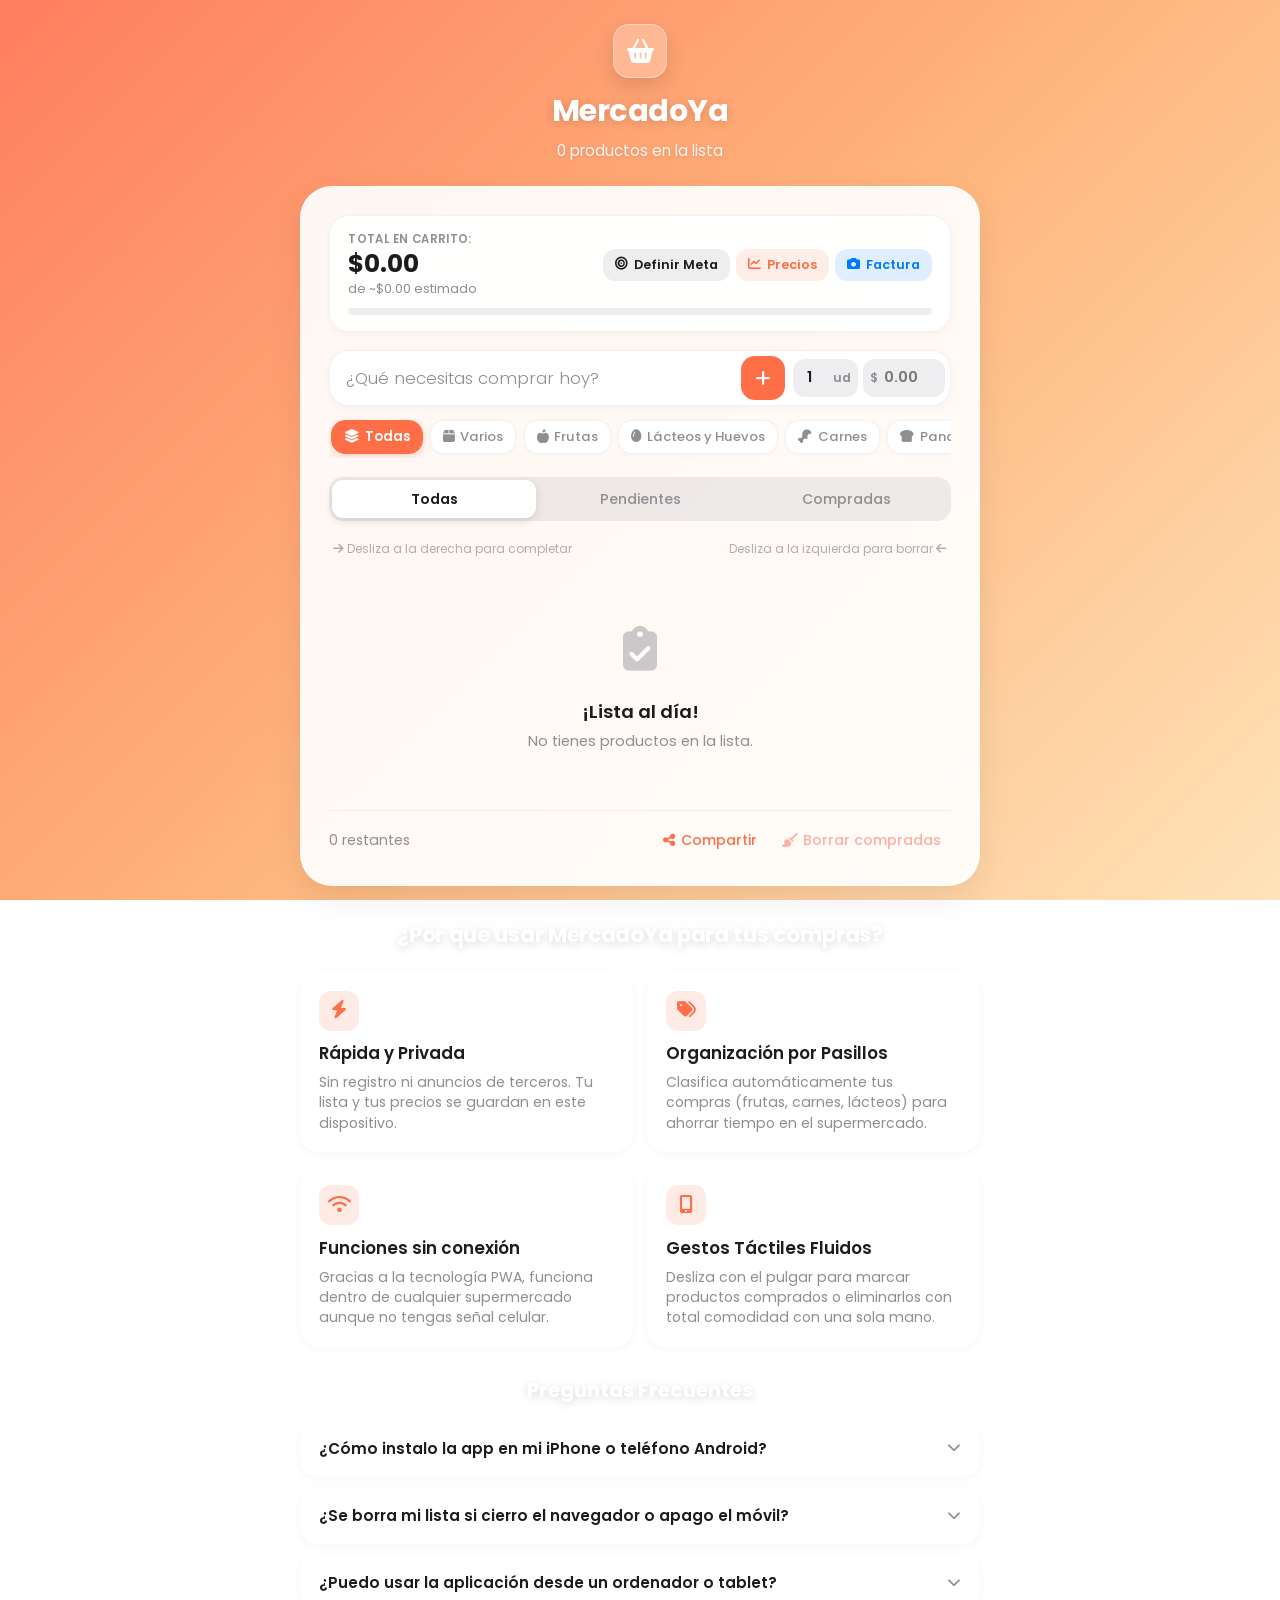
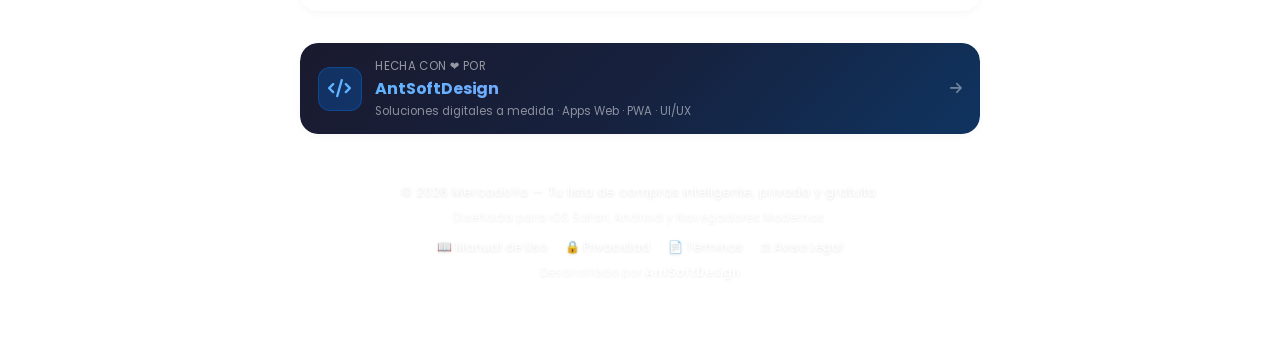
<file: index.html>
<!DOCTYPE html>
<html lang="es" dir="ltr">
  <head>
    <meta charset="UTF-8" />
    <meta name="viewport" content="width=device-width, initial-scale=1.0, viewport-fit=cover" />
    
    <!-- ====================================================================
         SEO Primario & Metadatos
         ==================================================================== -->
    <title>MercadoYa - Lista de Compras Inteligente y Gratis (PWA)</title>
    <meta
      name="description"
      content="Organiza gratis tu lista de compras con MercadoYa. Filtra por categorías y usa funciones sin conexión después de cargar la aplicación."
    />
    <meta
      name="keywords"
      content="lista de compras, lista de mercado, app de compras, lista supermercado gratis, lista compras offline, pwa lista de compras, organizador de despensa"
    />
    <meta name="author" content="MercadoYa" />
    <meta name="robots" content="index, follow, max-snippet:-1, max-image-preview:large, max-video-preview:-1" />
    <link rel="canonical" href="https://mercadoya.vercel.app/" />

    <!-- ====================================================================
         Open Graph Protocol (Facebook, WhatsApp, Telegram, LinkedIn)
         ==================================================================== -->
    <meta property="og:type" content="website" />
    <meta property="og:url" content="https://mercadoya.vercel.app/" />
    <meta property="og:site_name" content="MercadoYa" />
    <meta property="og:title" content="MercadoYa - Lista de Compras Inteligente y Gratis" />
    <meta
      property="og:description"
      content="Tu lista de mercado inteligente. Filtra por categorías de supermercado, usa gestos táctiles y compra sin conexión."
    />
    <meta property="og:image" content="https://mercadoya.vercel.app/og-image.png" />
    <meta property="og:image:width" content="1200" />
    <meta property="og:image:height" content="630" />
    <meta property="og:image:alt" content="MercadoYa - Aplicación de Lista de Compras" />
    <meta property="og:locale" content="es_ES" />

    <!-- ====================================================================
         Twitter Cards (X)
         ==================================================================== -->
    <meta name="twitter:card" content="summary_large_image" />
    <meta name="twitter:title" content="MercadoYa - Lista de Compras Inteligente" />
    <meta
      name="twitter:description"
      content="Organiza tus compras por categorías. Rápida y privada, con funciones disponibles sin conexión después de cargar la app."
    />
    <meta name="twitter:image" content="https://mercadoya.vercel.app/og-image.png" />

    <!-- ====================================================================
         Apple WebKit & PWA Mobile Capabilities
         ==================================================================== -->
    <meta name="apple-mobile-web-app-capable" content="yes" />
    <meta name="apple-mobile-web-app-status-bar-style" content="default" />
    <meta name="apple-mobile-web-app-title" content="MercadoYa" />
    <meta name="application-name" content="MercadoYa" />
    <meta name="format-detection" content="telephone=no" />
    <meta name="mobile-web-app-capable" content="yes" />

    <!-- Theme Colors (Light & Dark Mode) -->
    <meta name="theme-color" content="#f7f8fa" media="(prefers-color-scheme: light)" />
    <meta name="theme-color" content="#121214" media="(prefers-color-scheme: dark)" />

    <!-- Icons & Manifest -->
    <link rel="apple-touch-icon" href="apple-touch-icon.png?v=2" />
    <link rel="icon" type="image/svg+xml" href="icon.svg?v=2" />
    <link rel="manifest" href="manifest.json?v=2" />

    <!-- ====================================================================
         Google Fonts & Web Fonts Optimization
         ==================================================================== -->
    <link rel="preconnect" href="https://fonts.googleapis.com" />
    <link rel="preconnect" href="https://fonts.gstatic.com" crossorigin />
    <link
      href="https://fonts.googleapis.com/css2?family=Poppins:wght@300;400;500;600;700&display=swap"
      rel="stylesheet"
    />

    <!-- Font Awesome Icons (alojado localmente para soporte offline) -->
    <link rel="stylesheet" href="./vendor/fontawesome/css/all.min.css" />

    <link rel="stylesheet" href="./style.css" />

    <!-- ====================================================================
         Schema.org Datos Estructurados (JSON-LD) para Google Search
         ==================================================================== -->
    <script type="application/ld+json">
    {
      "@context": "https://schema.org",
      "@graph": [
        {
          "@type": "WebApplication",
          "@id": "https://mercadoya.vercel.app/#webapp",
          "url": "https://mercadoya.vercel.app/",
          "name": "MercadoYa - Lista de Compras",
          "applicationCategory": "ShoppingApplication",
          "operatingSystem": "All (iOS, Android, Windows, macOS, Linux)",
          "browserRequirements": "Requires JavaScript. Requires HTML5.",
          "image": "https://mercadoya.vercel.app/og-image.png",
          "offers": {
            "@type": "Offer",
            "price": "0",
            "priceCurrency": "USD"
          },
          "description": "Aplicación web progresiva (PWA) para organizar y gestionar la lista de compras del supermercado por categorías con soporte offline y gestos táctiles.",
          "featureList": [
            "Filtro inteligente por pasillos y categorías",
            "Funciones principales disponibles sin conexión tras cargar los recursos",
            "Gestos táctiles de deslizamiento (Swipe) para iPhone y Android",
            "Privacidad total: datos guardados en el almacenamiento local",
            "Diseño adaptativo para móviles, tablets y ordenadores"
          ]
        },
        {
          "@type": "FAQPage",
          "@id": "https://mercadoya.vercel.app/#faq",
          "mainEntity": [
            {
              "@type": "Question",
              "name": "¿Funciona MercadoYa sin conexión a internet?",
              "acceptedAnswer": {
                "@type": "Answer",
                "text": "Las funciones principales pueden usarse sin conexión después de cargar y almacenar la app. El escáner OCR depende de la disponibilidad de sus recursos en el navegador."
              }
            },
            {
              "@type": "Question",
              "name": "¿Cómo instalo MercadoYa en la pantalla de mi iPhone?",
              "acceptedAnswer": {
                "@type": "Answer",
                "text": "Abre la aplicación en Safari en tu iPhone, pulsa el botón 'Compartir' (icono con la flecha hacia arriba) y selecciona 'Agregar a inicio'."
              }
            },
            {
              "@type": "Question",
              "name": "¿Son privados mis datos de compra?",
              "acceptedAnswer": {
                "@type": "Answer",
                "text": "Completamente. La aplicación no requiere registro ni cuenta. Todos los productos y notas se guardan de forma privada y exclusiva en el navegador de tu dispositivo."
              }
            }
          ]
        }
      ]
    }
    </script>
  </head>
  <body>
    <div class="app-wrapper">
      <!-- Status Badge (Offline Indicator) -->
      <aside id="offline-badge" class="offline-badge" aria-live="polite">
        <i class="fas fa-wifi-slash"></i> Modo sin conexión activo (Tus datos están guardados localmente)
      </aside>

      <!-- App Header -->
      <header class="app-header">
        <div class="header-icon-badge" aria-hidden="true">
          <i class="fas fa-shopping-basket"></i>
        </div>
        <h1 class="app-title">MercadoYa</h1>
        <p class="app-subtitle" id="todo-stats">0 productos en la lista</p>
      </header>

      <!-- Main Interactive Application Card -->
      <main class="app-card" id="main-content">
        <!-- Budget & Financial Tracker Card -->
        <section class="budget-card" id="budget-card" aria-label="Control de presupuesto y gastos">
          <div class="budget-header">
            <div class="budget-summary">
              <span class="budget-label">Total en carrito:</span>
              <span class="budget-spent" id="budget-spent">$0.00</span>
              <span class="budget-estimated" id="budget-estimated">de ~$0.00 estimado</span>
            </div>
            <div class="budget-actions">
              <button
                type="button"
                id="budget-goal-btn"
                class="budget-pill-btn"
                title="Configurar límite de presupuesto"
              >
                <i class="fas fa-bullseye"></i> <span id="budget-goal-text">Meta: Sin límite</span>
              </button>
              <button
                type="button"
                id="open-history-btn"
                class="budget-pill-btn price-history-pill"
                title="Ver Catálogo e Histórico de Precios"
              >
                <i class="fas fa-chart-line"></i> Precios
              </button>
              <button
                type="button"
                id="scan-receipt-btn"
                class="budget-pill-btn scan-receipt-pill"
                title="Tomar foto de la factura del supermercado para auditar"
              >
                <i class="fas fa-camera"></i> Factura
              </button>
              <!-- Hidden native camera input for iPhone / Android -->
              <input
                type="file"
                id="receipt-file-input"
                accept="image/*"
                capture="environment"
                class="sr-only"
                aria-hidden="true"
              />
            </div>
          </div>
          <div class="budget-progress-track" title="Progreso del presupuesto">
            <div class="budget-progress-fill" id="budget-progress-fill" style="width: 0%;"></div>
          </div>
        </section>

        <!-- Input Form with Category, Quantity & Price Selectors -->
        <form id="todo-form" class="todo-form" autocomplete="off" aria-label="Agregar producto a la lista">
          <div class="input-wrapper">
            <div class="input-main-row">
              <input
                type="text"
                id="todo-input"
                class="todo-input"
                placeholder="¿Qué necesitas comprar hoy?"
                aria-label="Nombre del producto a comprar"
                autocapitalize="sentences"
                enterkeyhint="next"
                required
              />
              <button
                type="submit"
                id="todo-button"
                class="todo-button"
                aria-label="Agregar producto a la lista"
                title="Agregar (Enter)"
              >
                <i class="fas fa-plus"></i>
              </button>
            </div>
            <div class="addon-group">
              <div class="input-addon qty-addon" title="Cantidad">
                <input
                  type="number"
                  id="todo-qty"
                  class="addon-input qty-input"
                  value="1"
                  min="1"
                  max="99"
                  step="1"
                  aria-label="Cantidad"
                />
                <span class="addon-suffix">ud</span>
              </div>
              <div class="input-addon price-addon" title="Precio unitario estimado">
                <span class="addon-prefix">$</span>
                <input
                  type="number"
                  id="todo-price"
                  class="addon-input price-input"
                  placeholder="0.00"
                  step="0.01"
                  min="0"
                  inputmode="decimal"
                  aria-label="Precio unitario"
                />
              </div>
            </div>
          </div>

          <!-- Price History Hint (When previously recorded price is found) -->
          <div id="price-history-hint" class="price-history-hint" style="display: none;">
            <div class="hint-content">
              <i class="fas fa-history"></i>
              <span>Precio previo de <strong id="hint-name">producto</strong>: <strong id="hint-price">$0.00</strong></span>
            </div>
            <button type="button" id="use-hint-btn" class="use-hint-btn">Aplicar</button>
          </div>

          <!-- Category Filter & Picker Chips (Scrollable horizontal pills) -->
          <div class="category-chips-container" aria-label="Filtrar por categoría">
            <div class="category-chips" id="category-chips" role="radiogroup">
              <button type="button" class="category-chip active" data-category="all" role="radio" aria-checked="true">
                <i class="fas fa-layer-group"></i> Todas
              </button>
              <button type="button" class="category-chip" data-category="general" role="radio" aria-checked="false">
                <i class="fas fa-box"></i> Varios
              </button>
              <button type="button" class="category-chip" data-category="frutas" role="radio" aria-checked="false">
                <i class="fas fa-apple-alt"></i> Frutas
              </button>
              <button type="button" class="category-chip" data-category="lacteos" role="radio" aria-checked="false">
                <i class="fas fa-egg"></i> Lácteos y Huevos
              </button>
              <button type="button" class="category-chip" data-category="carnes" role="radio" aria-checked="false">
                <i class="fas fa-drumstick-bite"></i> Carnes
              </button>
              <button type="button" class="category-chip" data-category="panaderia" role="radio" aria-checked="false">
                <i class="fas fa-bread-slice"></i> Panadería
              </button>
              <button type="button" class="category-chip" data-category="despensa" role="radio" aria-checked="false">
                <i class="fas fa-basket-shopping"></i> Despensa
              </button>
              <button type="button" class="category-chip" data-category="limpieza" role="radio" aria-checked="false">
                <i class="fas fa-pump-soap"></i> Limpieza
              </button>
              <button type="button" class="category-chip" data-category="bebidas" role="radio" aria-checked="false">
                <i class="fas fa-wine-bottle"></i> Bebidas
              </button>
            </div>
          </div>
        </form>

        <!-- iOS Segmented Control Filter -->
        <nav class="segmented-control" role="tablist" aria-label="Filtro de estado de productos">
          <button
            type="button"
            class="segment-btn active"
            data-filter="all"
            role="tab"
            aria-selected="true"
          >
            Todas
          </button>
          <button
            type="button"
            class="segment-btn"
            data-filter="uncompleted"
            role="tab"
            aria-selected="false"
          >
            Pendientes
          </button>
          <button
            type="button"
            class="segment-btn"
            data-filter="completed"
            role="tab"
            aria-selected="false"
          >
            Compradas
          </button>
        </nav>

        <!-- Hidden Native Select for Accessibility & Backward Compatibility -->
        <select name="todos" class="filter-todo sr-only" aria-hidden="true" tabindex="-1">
          <option value="all" selected>Todas</option>
          <option value="uncompleted">Sin Completar</option>
          <option value="completed">Completadas</option>
        </select>

        <!-- Gesture Hint (Swipe left/right) on touch devices -->
        <div class="gesture-hint" aria-hidden="true">
          <span><i class="fas fa-arrow-right"></i> Desliza a la derecha para completar</span>
          <span>Desliza a la izquierda para borrar <i class="fas fa-arrow-left"></i></span>
        </div>

        <!-- Todo Items Container -->
        <div class="todo-container">
          <ul class="todo-list" id="todo-list" role="list"></ul>

          <!-- Empty State -->
          <div id="empty-state" class="empty-state">
            <div class="empty-icon">
              <i class="fas fa-clipboard-check"></i>
            </div>
            <p class="empty-title">¡Lista al día!</p>
            <p class="empty-desc">No tienes productos en esta vista.</p>
          </div>
        </div>

        <!-- Footer Actions (Share, Clear Completed & Quick Stats) -->
        <div class="list-footer" id="list-footer">
          <span class="footer-counter" id="footer-counter">0 restantes</span>
          <div class="footer-actions">
            <button
              type="button"
              id="share-list-btn"
              class="share-list-btn"
              aria-label="Compartir lista por WhatsApp o mensaje"
            >
              <i class="fas fa-share-nodes"></i> Compartir
            </button>
            <button
              type="button"
              id="clear-completed-btn"
              class="clear-completed-btn"
            >
              <i class="fas fa-broom"></i> Borrar compradas
            </button>
          </div>
        </div>
      </main>

      <!-- ====================================================================
           Sección de Contenido Semántico y SEO (Indexable por Motores de Búsqueda)
           ==================================================================== -->
      <section class="seo-info-section" aria-label="Guía y características de MercadoYa">
        <h2 class="seo-section-title">¿Por qué usar MercadoYa para tus compras?</h2>
        
        <div class="features-grid">
          <article class="feature-card">
            <div class="feature-icon"><i class="fas fa-bolt"></i></div>
            <h3 class="feature-title">Rápida y Privada</h3>
            <p class="feature-desc">Sin registro ni anuncios de terceros. Tu lista y tus precios se guardan en este dispositivo.</p>
          </article>

          <article class="feature-card">
            <div class="feature-icon"><i class="fas fa-tags"></i></div>
            <h3 class="feature-title">Organización por Pasillos</h3>
            <p class="feature-desc">Clasifica automáticamente tus compras (frutas, carnes, lácteos) para ahorrar tiempo en el supermercado.</p>
          </article>

          <article class="feature-card">
            <div class="feature-icon"><i class="fas fa-wifi"></i></div>
            <h3 class="feature-title">Funciones sin conexión</h3>
            <p class="feature-desc">Gracias a la tecnología PWA, funciona dentro de cualquier supermercado aunque no tengas señal celular.</p>
          </article>

          <article class="feature-card">
            <div class="feature-icon"><i class="fas fa-mobile-alt"></i></div>
            <h3 class="feature-title">Gestos Táctiles Fluidos</h3>
            <p class="feature-desc">Desliza con el pulgar para marcar productos comprados o eliminarlos con total comodidad con una sola mano.</p>
          </article>
        </div>

        <!-- Preguntas Frecuentes (FAQ Accordion con Semántica Nativa) -->
        <section class="faq-container" aria-label="Preguntas frecuentes">
          <h2 class="faq-main-title">Preguntas Frecuentes</h2>

          <details class="faq-item">
            <summary class="faq-question">
              <span>¿Cómo instalo la app en mi iPhone o teléfono Android?</span>
              <i class="fas fa-chevron-down faq-chevron"></i>
            </summary>
            <div class="faq-answer">
              <p>En <strong>iPhone (Safari)</strong>: Toca el botón <em>Compartir</em> en la barra inferior y selecciona <em>"Agregar a inicio"</em>.<br />En <strong>Android (Chrome)</strong>: Toca los tres puntos arriba a la derecha y selecciona <em>"Instalar aplicación"</em>.</p>
            </div>
          </details>

          <details class="faq-item">
            <summary class="faq-question">
              <span>¿Se borra mi lista si cierro el navegador o apago el móvil?</span>
              <i class="fas fa-chevron-down faq-chevron"></i>
            </summary>
            <div class="faq-answer">
              <p>No. Todos tus productos se guardan de forma permanente y segura en el almacenamiento local de tu navegador (LocalStorage). Cuando vuelvas a abrir la app, tu lista estará exactamente como la dejaste.</p>
            </div>
          </details>

          <details class="faq-item">
            <summary class="faq-question">
              <span>¿Puedo usar la aplicación desde un ordenador o tablet?</span>
              <i class="fas fa-chevron-down faq-chevron"></i>
            </summary>
            <div class="faq-answer">
              <p>¡Sí! El diseño es completamente adaptativo (responsive) y se ajusta a ordenadores, iPads, tablets y pantallas de escritorio sin perder ninguna función.</p>
            </div>
          </details>
        </section>
      </section>

      <!-- Modals (Cupertino Bottom Sheets) -->
      <!-- 1. Modal: Meta de Presupuesto -->
      <div id="budget-modal" class="modal-overlay" aria-hidden="true">
        <div class="modal-sheet" role="dialog" aria-labelledby="budget-modal-title">
          <div class="modal-handle"></div>
          <div class="modal-header">
            <h2 id="budget-modal-title" class="modal-title">Definir Meta de Presupuesto</h2>
            <button type="button" class="modal-close-btn" data-close="budget-modal" aria-label="Cerrar">&times;</button>
          </div>
          <form id="budget-form" class="modal-body">
            <p class="modal-desc">Establece un límite de gasto para tu compra. La barra de progreso te alertará si te acercas o sobrepasas tu meta.</p>
            <div class="modal-input-group">
              <span class="modal-input-prefix">$</span>
              <input type="number" id="budget-input" step="0.50" min="0" placeholder="Ej. 50.00" inputmode="decimal" class="modal-input" required />
            </div>
            <div class="modal-actions">
              <button type="button" id="remove-budget-btn" class="modal-btn secondary-btn">Quitar límite</button>
              <button type="submit" class="modal-btn primary-btn">Guardar Meta</button>
            </div>
          </form>
        </div>
      </div>

      <!-- 2. Modal: Editar Producto & Precio -->
      <div id="edit-item-modal" class="modal-overlay" aria-hidden="true">
        <div class="modal-sheet" role="dialog" aria-labelledby="edit-modal-title">
          <div class="modal-handle"></div>
          <div class="modal-header">
            <h2 id="edit-modal-title" class="modal-title">Editar Producto</h2>
            <button type="button" class="modal-close-btn" data-close="edit-item-modal" aria-label="Cerrar">&times;</button>
          </div>
          <form id="edit-item-form" class="modal-body">
            <input type="hidden" id="edit-item-id" />
            <div class="form-group">
              <label for="edit-item-name" class="form-label">Nombre del producto</label>
              <input type="text" id="edit-item-name" class="modal-input text-left" required />
            </div>
            <div class="form-group">
              <label for="edit-item-category" class="form-label">Pasillo / Categoría</label>
              <select id="edit-item-category" class="modal-input text-left">
                <option value="frutas">🍎 Frutas y Verduras</option>
                <option value="lacteos">🥚 Lácteos y Huevos</option>
                <option value="carnes">🍗 Carnes y Pescados</option>
                <option value="panaderia">🍞 Panadería</option>
                <option value="despensa">🧺 Despensa</option>
                <option value="limpieza">🧼 Limpieza y Aseo</option>
                <option value="bebidas">🍾 Bebidas</option>
                <option value="general">📦 Varios</option>
              </select>
            </div>
            <div class="form-row">
              <div class="form-group flex-1">
                <label for="edit-item-qty" class="form-label">Cantidad</label>
                <input type="number" id="edit-item-qty" min="1" max="99" class="modal-input" required />
              </div>
              <div class="form-group flex-1">
                <label for="edit-item-price" class="form-label">Precio Unitario ($)</label>
                <input type="number" id="edit-item-price" step="0.01" min="0" placeholder="0.00" inputmode="decimal" class="modal-input" />
              </div>
            </div>
            <div class="form-group">
              <label for="edit-item-store" class="form-label">Supermercado / Tienda (opcional)</label>
              <input type="text" id="edit-item-store" placeholder="Ej. Mercadona, Éxito, Walmart" class="modal-input text-left" />
            </div>
            <div class="modal-actions">
              <button type="button" class="modal-btn secondary-btn" data-close="edit-item-modal">Cancelar</button>
              <button type="submit" class="modal-btn primary-btn">Actualizar</button>
            </div>
          </form>
        </div>
      </div>

      <!-- 3. Modal: Catálogo e Histórico de Precios -->
      <div id="history-modal" class="modal-overlay" aria-hidden="true">
        <div class="modal-sheet modal-large" role="dialog" aria-labelledby="history-modal-title">
          <div class="modal-handle"></div>
          <div class="modal-header">
            <h2 id="history-modal-title" class="modal-title"><i class="fas fa-chart-line"></i> Histórico de Precios</h2>
            <button type="button" class="modal-close-btn" data-close="history-modal" aria-label="Cerrar">&times;</button>
          </div>
          <div class="modal-body history-body">
            <p class="modal-desc">Base de datos local con los precios registrados de tus compras anteriores.</p>
            <div class="history-search-wrapper">
              <i class="fas fa-search search-icon"></i>
              <input type="search" id="history-search-input" placeholder="Buscar producto en tu histórico..." class="history-search-input" />
            </div>
            <div id="history-items-container" class="history-items-container">
              <!-- Rendered dynamically -->
            </div>
          </div>
        </div>
      </div>

      <!-- 4. Modal: Escáner y Auditoría de Facturas (Comprado vs Facturado) -->
      <div id="receipt-modal" class="modal-overlay" aria-hidden="true">
        <div class="modal-sheet modal-large" role="dialog" aria-labelledby="receipt-modal-title">
          <div class="modal-handle"></div>
          <div class="modal-header">
            <h2 id="receipt-modal-title" class="modal-title">
              <i class="fas fa-receipt"></i> Auditoría de Factura
            </h2>
            <button type="button" class="modal-close-btn" data-close="receipt-modal" aria-label="Cerrar">&times;</button>
          </div>

          <!-- Vista 1: Procesamiento OCR -->
          <div id="receipt-scanning-view" class="receipt-scanning-view">
            <img id="receipt-image-preview" class="receipt-preview-img" alt="Vista previa del ticket" />
            <div class="ocr-progress-container">
              <div class="ocr-progress-track">
                <div id="ocr-progress-fill" class="ocr-progress-fill" style="width: 15%;"></div>
              </div>
              <p id="ocr-progress-text" class="ocr-progress-text">Procesando imagen en tu dispositivo...</p>
            </div>
          </div>

          <!-- Vista 2: Reporte de Auditoría (Comprado vs Facturado) -->
          <div id="receipt-audit-view" class="receipt-audit-view" style="display: none;">
            <div id="audit-metrics-summary" class="audit-metrics-summary"></div>
            <div id="audit-results-container" class="audit-results-container"></div>
            <div class="modal-actions" style="margin-top: 1rem;">
              <button type="button" class="modal-btn secondary-btn" data-close="receipt-modal">Cerrar</button>
              <button type="button" id="apply-audit-btn" class="modal-btn primary-btn">
                <i class="fas fa-check-double"></i> Aplicar a mi lista
              </button>
            </div>
          </div>
        </div>
      </div>

      <!-- ====================================================================
           Banner Publicitario: AntSoftDesign (Desarrollador)
           ==================================================================== -->
      <aside class="dev-promo-banner" aria-label="Desarrollado por AntSoftDesign">
        <a href="https://antsoftdesign.vercel.app/" target="_blank" rel="noopener noreferrer" class="dev-promo-link">
          <div class="dev-promo-content">
            <div class="dev-promo-icon" aria-hidden="true">
              <i class="fas fa-code"></i>
            </div>
            <div class="dev-promo-text">
              <span class="dev-promo-label">Hecha con ❤️ por</span>
              <strong class="dev-promo-brand">AntSoftDesign</strong>
              <span class="dev-promo-desc">Soluciones digitales a medida · Apps Web · PWA · UI/UX</span>
            </div>
            <div class="dev-promo-cta" aria-hidden="true">
              <i class="fas fa-arrow-right"></i>
            </div>
          </div>
        </a>
      </aside>

      <!-- Semantic Footer -->
      <footer class="app-site-footer">
        <p>© 2026 MercadoYa — Tu lista de compras inteligente, privada y gratuita.</p>
        <p class="footer-subtext">Diseñada para iOS Safari, Android y Navegadores Modernos.</p>
        <nav class="footer-legal-nav" aria-label="Documentos legales">
          <a href="./manual.html">📖 Manual de Uso</a>
          <span aria-hidden="true">·</span>
          <a href="./privacy.html">🔒 Privacidad</a>
          <span aria-hidden="true">·</span>
          <a href="./terms.html">📄 Términos</a>
          <span aria-hidden="true">·</span>
          <a href="./disclaimer.html">⚖️ Aviso Legal</a>
        </nav>
        <p class="footer-dev-credit">
          Desarrollado por <a href="https://antsoftdesign.vercel.app/" target="_blank" rel="noopener noreferrer">AntSoftDesign</a>
        </p>
      </footer>

      <div class="ios-home-indicator-spacer" aria-hidden="true"></div>
    </div>

    <script src="./db.js"></script>
    <script src="./app.js"></script>
    <script src="./receipt-scanner.js"></script>
  </body>
</html>
</file>
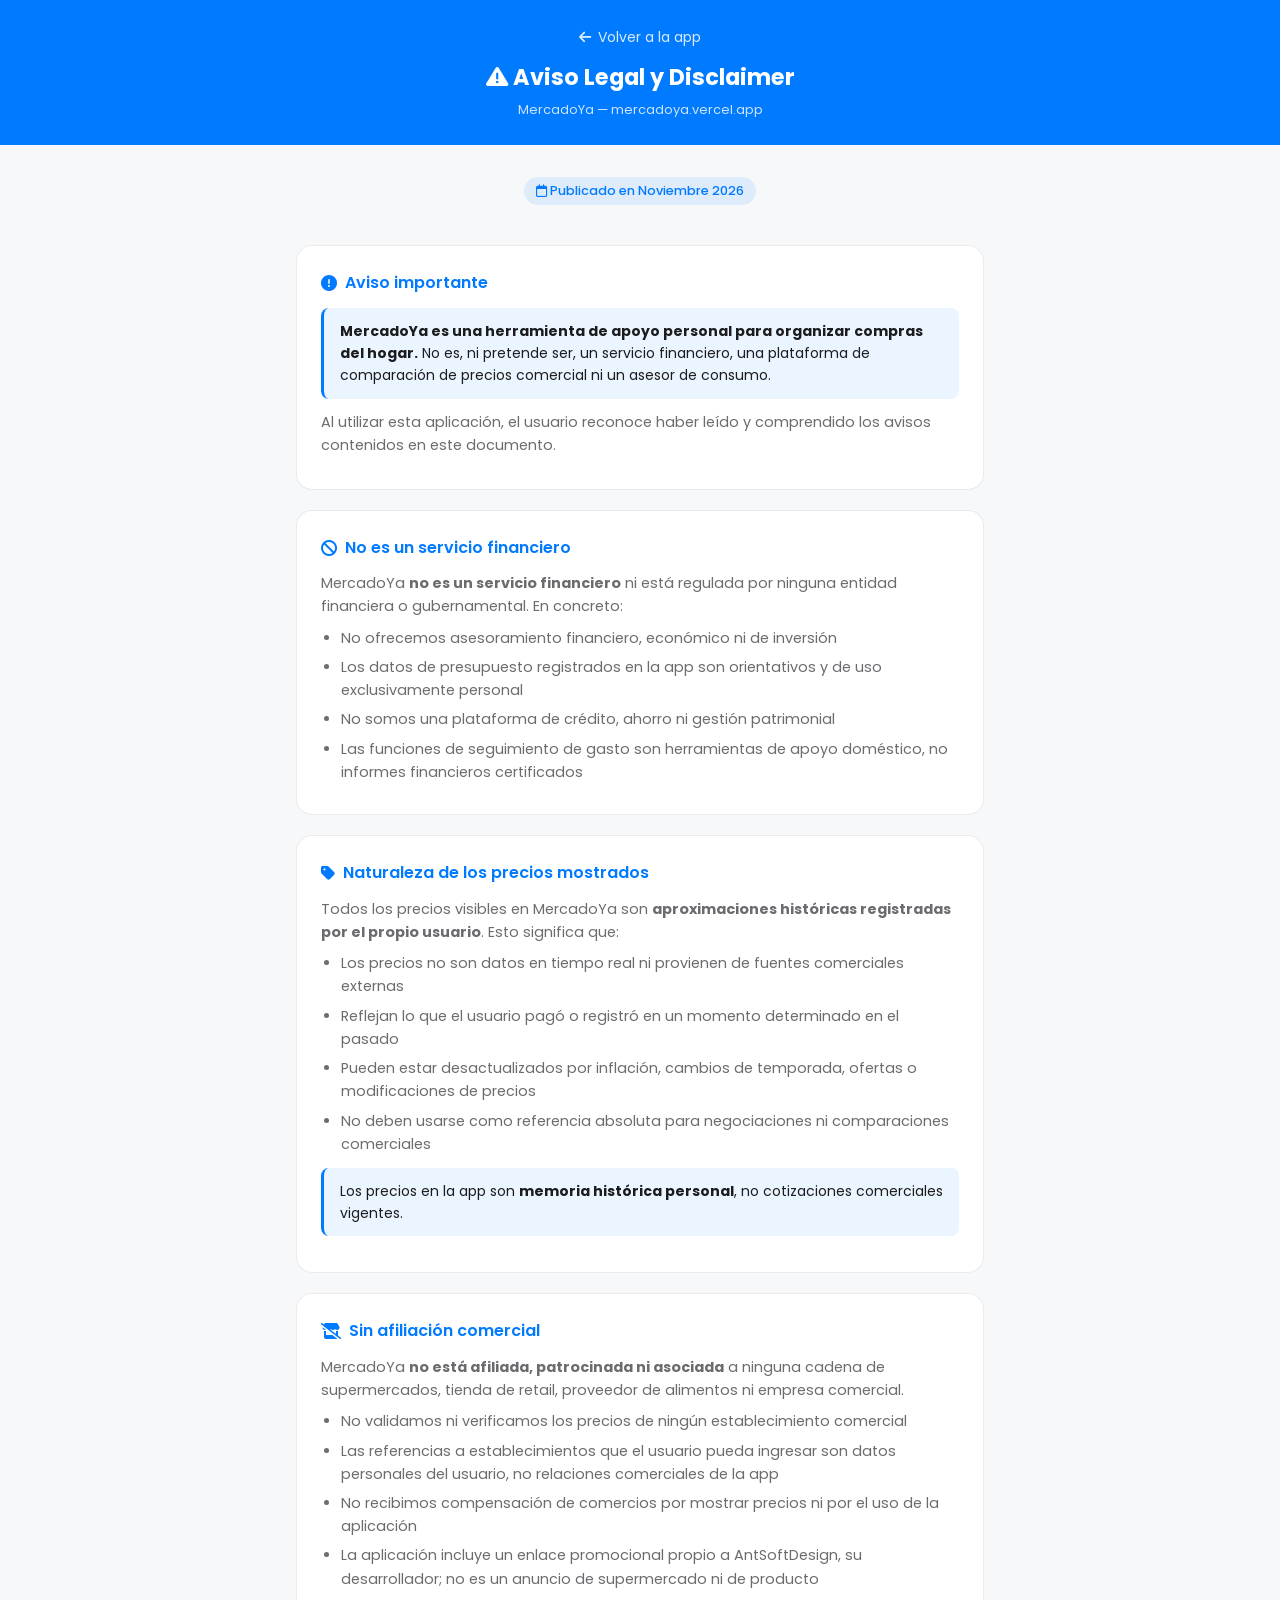
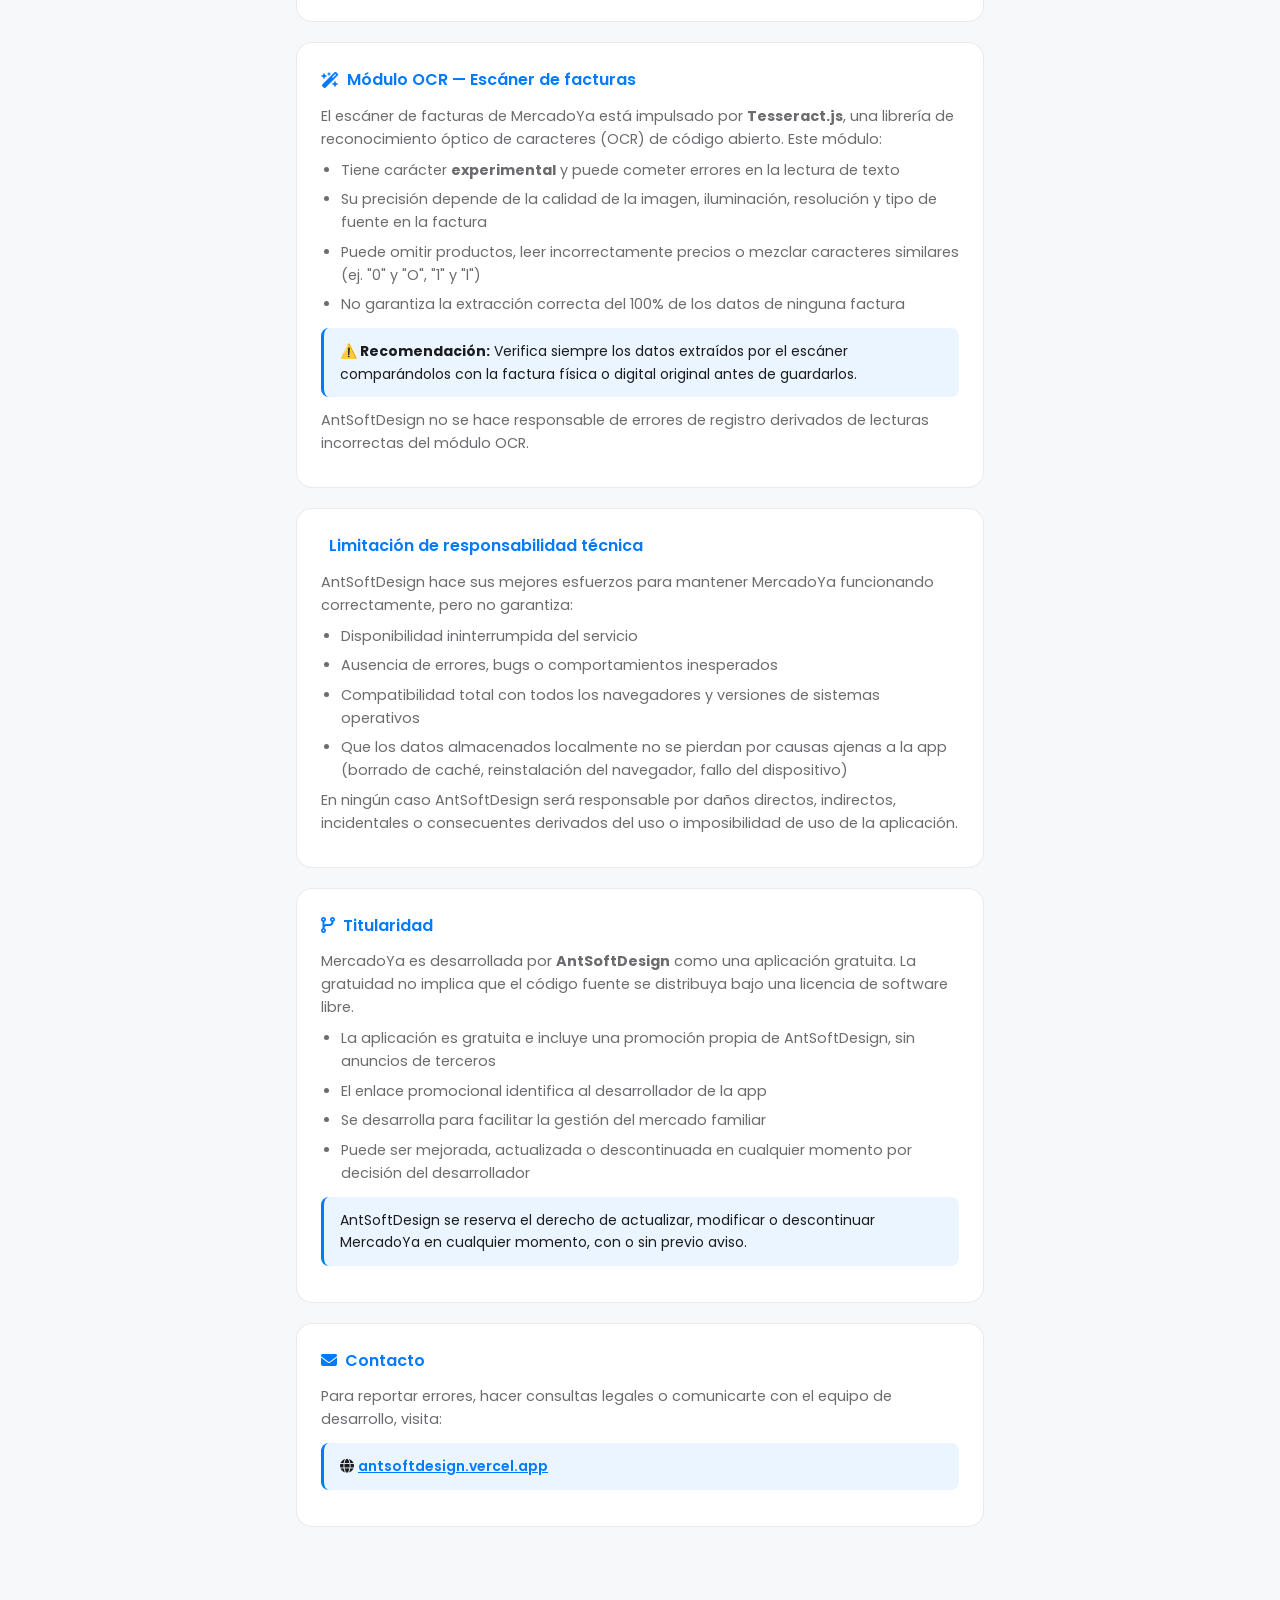
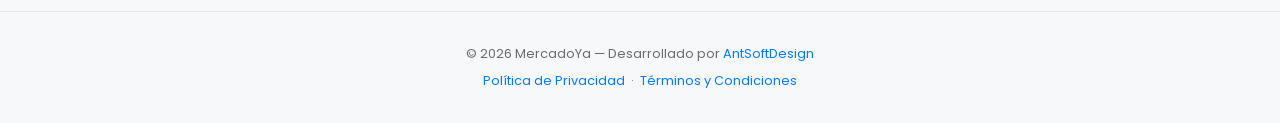
<file: disclaimer.html>
<!DOCTYPE html>
<html lang="es">
<head>
  <meta charset="UTF-8">
  <meta name="viewport" content="width=device-width, initial-scale=1.0">
  <title>Aviso Legal y Disclaimer — MercadoYa</title>
  <meta name="description" content="Aviso legal y disclaimer de MercadoYa. Herramienta de apoyo para listas de compras, no un servicio financiero.">
  <meta name="robots" content="index, follow">
  <meta property="og:title" content="Aviso Legal y Disclaimer — MercadoYa">
  <meta property="og:description" content="MercadoYa es una herramienta de apoyo personal, no un servicio financiero. Conoce nuestros avisos legales.">
  <meta property="og:url" content="https://mercadoya.vercel.app/disclaimer.html">
  <link rel="canonical" href="https://mercadoya.vercel.app/disclaimer.html">
  <link rel="preconnect" href="https://fonts.googleapis.com">
  <link href="https://fonts.googleapis.com/css2?family=Poppins:wght@300;400;500;600;700&display=swap" rel="stylesheet">
  <link rel="stylesheet" href="./vendor/fontawesome/css/all.min.css" />
  <style>
    * { margin: 0; padding: 0; box-sizing: border-box; }
    :root {
      --blue: #007AFF;
      --bg: #f7f8fa;
      --card-bg: #ffffff;
      --text: #1c1c1e;
      --text-secondary: #6c6c70;
      --border: rgba(0,0,0,0.08);
      --radius: 16px;
    }
    @media (prefers-color-scheme: dark) {
      :root { --bg: #121214; --card-bg: #1c1c1e; --text: #f2f2f7; --text-secondary: #98989d; --border: rgba(255,255,255,0.08); }
    }
    body { font-family: 'Poppins', -apple-system, sans-serif; background: var(--bg); color: var(--text); line-height: 1.6; }
    .page-header { background: var(--blue); color: white; padding: 1.5rem 1rem 1.5rem; text-align: center; }
    .back-link { display: inline-flex; align-items: center; gap: 0.4rem; color: rgba(255,255,255,0.85); text-decoration: none; font-size: 0.875rem; margin-bottom: 0.75rem; }
    .back-link:hover { color: white; }
    .page-title { font-size: 1.4rem; font-weight: 700; }
    .page-subtitle { font-size: 0.8rem; opacity: 0.8; margin-top: 0.25rem; }
    .content { max-width: 720px; margin: 0 auto; padding: 2rem 1rem 4rem; }
    .section { background: var(--card-bg); border-radius: var(--radius); padding: 1.5rem; margin-bottom: 1.25rem; border: 1px solid var(--border); }
    .section h2 { color: var(--blue); font-size: 1rem; font-weight: 600; margin-bottom: 0.75rem; display: flex; align-items: center; gap: 0.5rem; }
    .section p, .section li { font-size: 0.9rem; color: var(--text-secondary); margin-bottom: 0.5rem; }
    .section ul { padding-left: 1.25rem; }
    .section li { margin-bottom: 0.4rem; }
    .highlight-box { background: rgba(0,122,255,0.08); border-left: 3px solid var(--blue); border-radius: 8px; padding: 0.75rem 1rem; margin: 0.75rem 0; font-size: 0.875rem; }
    .date-badge { display: inline-block; background: rgba(0,122,255,0.1); color: var(--blue); padding: 0.25rem 0.75rem; border-radius: 20px; font-size: 0.8rem; font-weight: 500; margin-bottom: 1rem; }
    .page-footer { text-align: center; padding: 2rem 1rem; color: var(--text-secondary); font-size: 0.8rem; border-top: 1px solid var(--border); }
    .page-footer a { color: var(--blue); text-decoration: none; }
  </style>
</head>
<body>

  <header class="page-header">
    <a href="index.html" class="back-link">
      <i class="fa-solid fa-arrow-left"></i> Volver a la app
    </a>
    <div class="page-title"><i class="fa-solid fa-triangle-exclamation"></i> Aviso Legal y Disclaimer</div>
    <div class="page-subtitle">MercadoYa — mercadoya.vercel.app</div>
  </header>

  <main class="content">

    <div style="text-align:center; margin-bottom: 1.5rem;">
      <span class="date-badge"><i class="fa-regular fa-calendar"></i> Publicado en Noviembre 2026</span>
    </div>

    <!-- Aviso principal -->
    <div class="section">
      <h2><i class="fa-solid fa-circle-exclamation"></i> Aviso importante</h2>
      <div class="highlight-box">
        <strong>MercadoYa es una herramienta de apoyo personal para organizar compras del hogar.</strong> No es, ni pretende ser, un servicio financiero, una plataforma de comparación de precios comercial ni un asesor de consumo.
      </div>
      <p>Al utilizar esta aplicación, el usuario reconoce haber leído y comprendido los avisos contenidos en este documento.</p>
    </div>

    <!-- No es servicio financiero -->
    <div class="section">
      <h2><i class="fa-solid fa-ban"></i> No es un servicio financiero</h2>
      <p>MercadoYa <strong>no es un servicio financiero</strong> ni está regulada por ninguna entidad financiera o gubernamental. En concreto:</p>
      <ul>
        <li>No ofrecemos asesoramiento financiero, económico ni de inversión</li>
        <li>Los datos de presupuesto registrados en la app son orientativos y de uso exclusivamente personal</li>
        <li>No somos una plataforma de crédito, ahorro ni gestión patrimonial</li>
        <li>Las funciones de seguimiento de gasto son herramientas de apoyo doméstico, no informes financieros certificados</li>
      </ul>
    </div>

    <!-- Precios: aproximaciones históricas -->
    <div class="section">
      <h2><i class="fa-solid fa-tag"></i> Naturaleza de los precios mostrados</h2>
      <p>Todos los precios visibles en MercadoYa son <strong>aproximaciones históricas registradas por el propio usuario</strong>. Esto significa que:</p>
      <ul>
        <li>Los precios no son datos en tiempo real ni provienen de fuentes comerciales externas</li>
        <li>Reflejan lo que el usuario pagó o registró en un momento determinado en el pasado</li>
        <li>Pueden estar desactualizados por inflación, cambios de temporada, ofertas o modificaciones de precios</li>
        <li>No deben usarse como referencia absoluta para negociaciones ni comparaciones comerciales</li>
      </ul>
      <div class="highlight-box">
        Los precios en la app son <strong>memoria histórica personal</strong>, no cotizaciones comerciales vigentes.
      </div>
    </div>

    <!-- Sin afiliación a supermercados -->
    <div class="section">
      <h2><i class="fa-solid fa-store-slash"></i> Sin afiliación comercial</h2>
      <p>MercadoYa <strong>no está afiliada, patrocinada ni asociada</strong> a ninguna cadena de supermercados, tienda de retail, proveedor de alimentos ni empresa comercial.</p>
      <ul>
        <li>No validamos ni verificamos los precios de ningún establecimiento comercial</li>
        <li>Las referencias a establecimientos que el usuario pueda ingresar son datos personales del usuario, no relaciones comerciales de la app</li>
        <li>No recibimos compensación de comercios por mostrar precios ni por el uso de la aplicación</li>
        <li>La aplicación incluye un enlace promocional propio a AntSoftDesign, su desarrollador; no es un anuncio de supermercado ni de producto</li>
      </ul>
    </div>

    <!-- OCR / Tesseract -->
    <div class="section">
      <h2><i class="fa-solid fa-wand-magic-sparkles"></i> Módulo OCR — Escáner de facturas</h2>
      <p>El escáner de facturas de MercadoYa está impulsado por <strong>Tesseract.js</strong>, una librería de reconocimiento óptico de caracteres (OCR) de código abierto. Este módulo:</p>
      <ul>
        <li>Tiene carácter <strong>experimental</strong> y puede cometer errores en la lectura de texto</li>
        <li>Su precisión depende de la calidad de la imagen, iluminación, resolución y tipo de fuente en la factura</li>
        <li>Puede omitir productos, leer incorrectamente precios o mezclar caracteres similares (ej. "0" y "O", "1" y "l")</li>
        <li>No garantiza la extracción correcta del 100% de los datos de ninguna factura</li>
      </ul>
      <div class="highlight-box">
        <strong>⚠️ Recomendación:</strong> Verifica siempre los datos extraídos por el escáner comparándolos con la factura física o digital original antes de guardarlos.
      </div>
      <p>AntSoftDesign no se hace responsable de errores de registro derivados de lecturas incorrectas del módulo OCR.</p>
    </div>

    <!-- Limitación de responsabilidad técnica -->
    <div class="section">
      <h2><i class="fa-solid fa-shield-xmark"></i> Limitación de responsabilidad técnica</h2>
      <p>AntSoftDesign hace sus mejores esfuerzos para mantener MercadoYa funcionando correctamente, pero no garantiza:</p>
      <ul>
        <li>Disponibilidad ininterrumpida del servicio</li>
        <li>Ausencia de errores, bugs o comportamientos inesperados</li>
        <li>Compatibilidad total con todos los navegadores y versiones de sistemas operativos</li>
        <li>Que los datos almacenados localmente no se pierdan por causas ajenas a la app (borrado de caché, reinstalación del navegador, fallo del dispositivo)</li>
      </ul>
      <p>En ningún caso AntSoftDesign será responsable por daños directos, indirectos, incidentales o consecuentes derivados del uso o imposibilidad de uso de la aplicación.</p>
    </div>

    <!-- Titularidad -->
    <div class="section">
      <h2><i class="fa-solid fa-code-branch"></i> Titularidad</h2>
      <p>MercadoYa es desarrollada por <strong>AntSoftDesign</strong> como una aplicación gratuita. La gratuidad no implica que el código fuente se distribuya bajo una licencia de software libre.</p>
      <ul>
        <li>La aplicación es gratuita e incluye una promoción propia de AntSoftDesign, sin anuncios de terceros</li>
        <li>El enlace promocional identifica al desarrollador de la app</li>
        <li>Se desarrolla para facilitar la gestión del mercado familiar</li>
        <li>Puede ser mejorada, actualizada o descontinuada en cualquier momento por decisión del desarrollador</li>
      </ul>
      <div class="highlight-box">
        AntSoftDesign se reserva el derecho de actualizar, modificar o descontinuar MercadoYa en cualquier momento, con o sin previo aviso.
      </div>
    </div>

    <!-- Contacto -->
    <div class="section">
      <h2><i class="fa-solid fa-envelope"></i> Contacto</h2>
      <p>Para reportar errores, hacer consultas legales o comunicarte con el equipo de desarrollo, visita:</p>
      <div class="highlight-box">
        <i class="fa-solid fa-globe"></i> <a href="https://antsoftdesign.vercel.app" target="_blank" rel="noopener noreferrer" style="color: var(--blue); font-weight: 600;">antsoftdesign.vercel.app</a>
      </div>
    </div>

  </main>

  <footer class="page-footer">
    <p>© 2026 MercadoYa — Desarrollado por <a href="https://antsoftdesign.vercel.app" target="_blank" rel="noopener noreferrer">AntSoftDesign</a></p>
    <p style="margin-top: 0.4rem;">
      <a href="privacy.html">Política de Privacidad</a> &nbsp;·&nbsp;
      <a href="terms.html">Términos y Condiciones</a>
    </p>
  </footer>

</body>
</html>
</file>
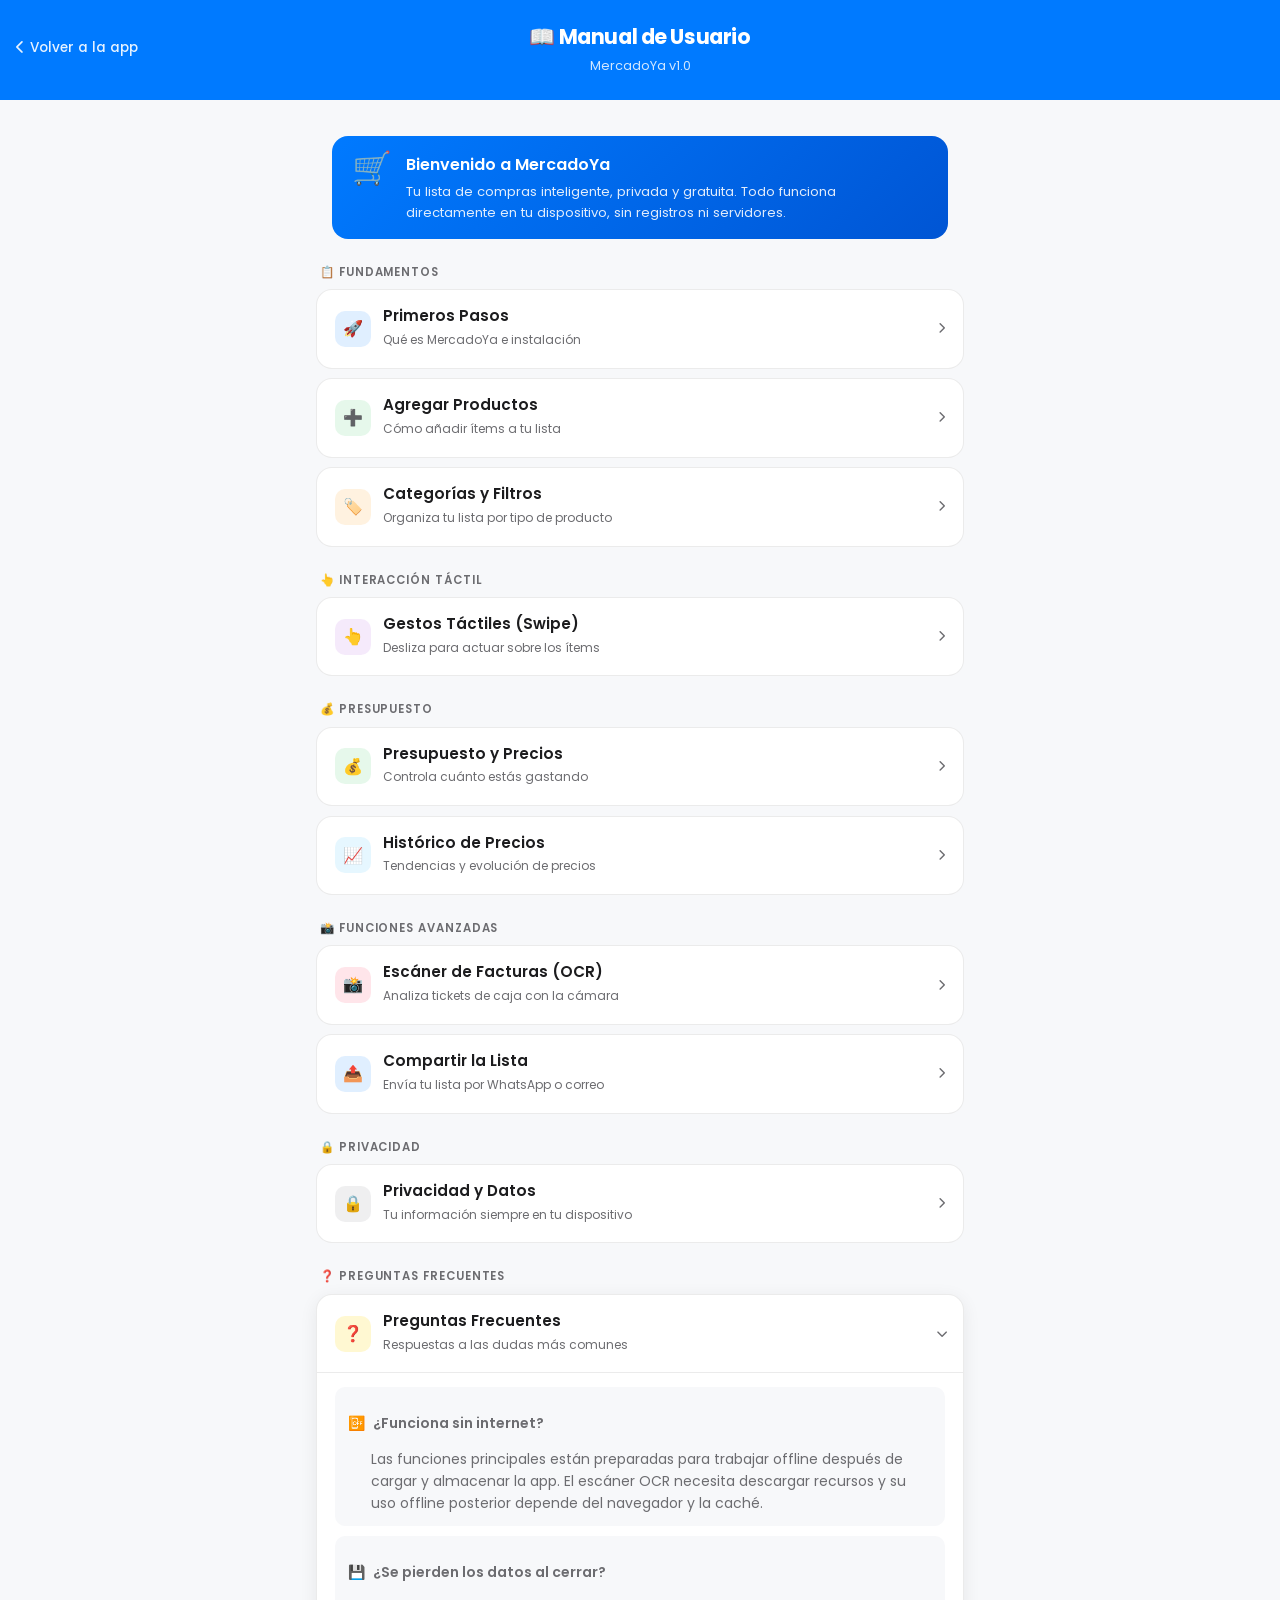
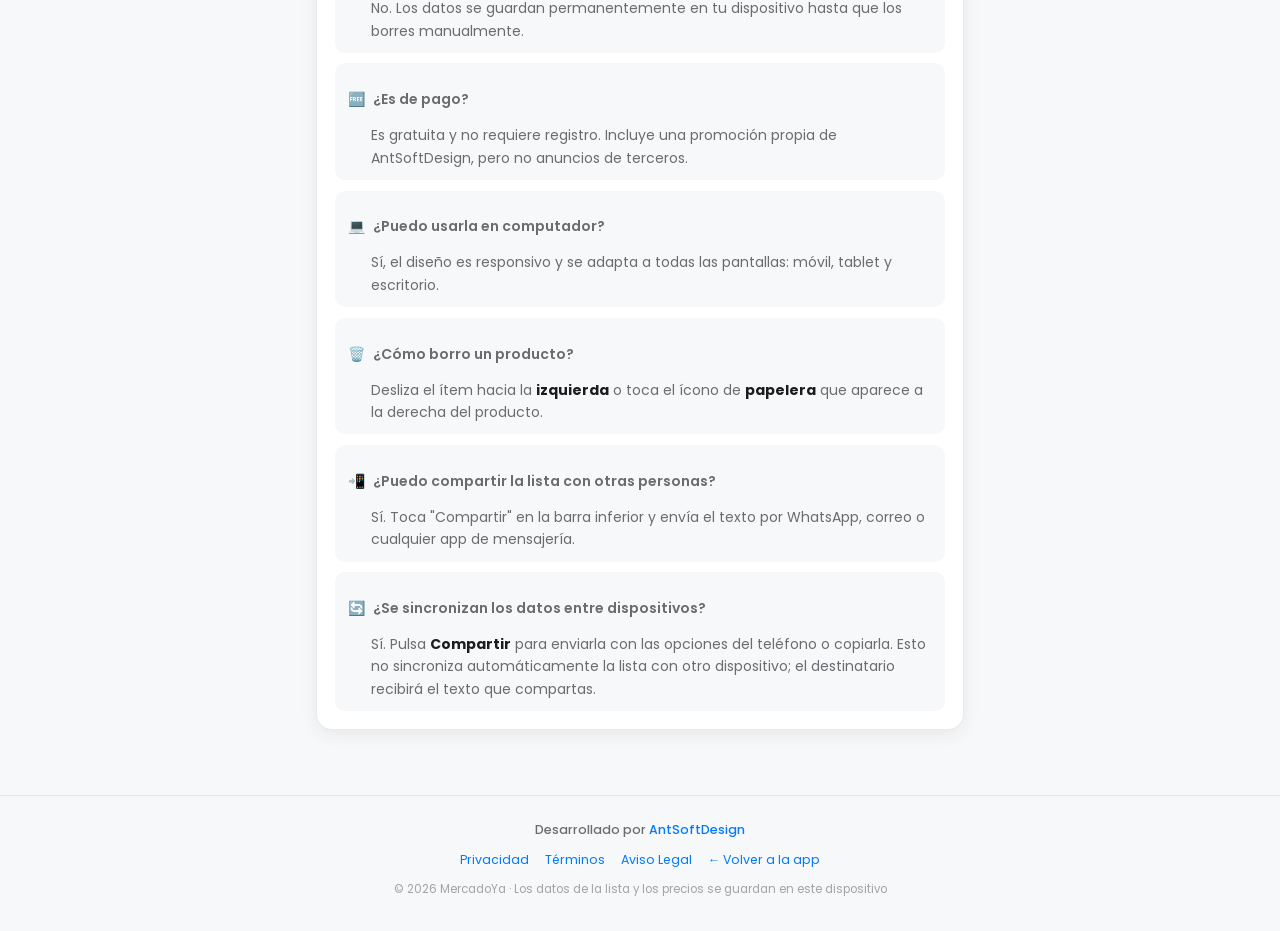
<file: manual.html>
<!DOCTYPE html>
<html lang="es">
<head>
  <meta charset="UTF-8" />
  <meta name="viewport" content="width=device-width, initial-scale=1.0" />
  <meta name="description" content="Manual de usuario de MercadoYa — lista de compras inteligente, offline y gratuita." />
  <title>Manual de Usuario · MercadoYa</title>

  <link rel="preconnect" href="https://fonts.googleapis.com" />
  <link rel="preconnect" href="https://fonts.gstatic.com" crossorigin />
  <link href="https://fonts.googleapis.com/css2?family=Poppins:wght@400;500;600;700&display=swap" rel="stylesheet" />
  <link rel="stylesheet" href="./vendor/fontawesome/css/all.min.css" />

  <style>
    /* =============================================
       BASE — igual que el resto de la app
       ============================================= */
    * { margin: 0; padding: 0; box-sizing: border-box; }

    :root {
      --blue: #007AFF;
      --green: #34C759;
      --orange: #FF9500;
      --red: #FF3B30;
      --bg: #f7f8fa;
      --card-bg: #ffffff;
      --text: #1c1c1e;
      --text-secondary: #6c6c70;
      --border: rgba(0, 0, 0, 0.08);
      --radius: 16px;
    }

    @media (prefers-color-scheme: dark) {
      :root {
        --bg: #121214;
        --card-bg: #1c1c1e;
        --text: #f2f2f7;
        --text-secondary: #98989d;
        --border: rgba(255, 255, 255, 0.08);
      }
    }

    body {
      font-family: 'Poppins', -apple-system, sans-serif;
      background: var(--bg);
      color: var(--text);
      line-height: 1.6;
      min-height: 100dvh;
    }

    /* =============================================
       HEADER
       ============================================= */
    .manual-header {
      background: var(--blue);
      color: #fff;
      padding: 1rem 1.25rem 1.5rem;
      text-align: center;
      position: relative;
    }

    .back-link {
      position: absolute;
      left: 1rem;
      top: 50%;
      transform: translateY(-60%);
      color: rgba(255, 255, 255, 0.9);
      text-decoration: none;
      font-size: 0.85rem;
      font-weight: 500;
      display: flex;
      align-items: center;
      gap: 0.3rem;
      transition: opacity 0.2s;
    }

    .back-link:hover { opacity: 0.75; }

    .manual-header h1 {
      font-size: 1.3rem;
      font-weight: 700;
      letter-spacing: -0.02em;
      margin-top: 0.25rem;
    }

    .manual-header p {
      font-size: 0.8rem;
      opacity: 0.82;
      margin-top: 0.15rem;
    }

    /* =============================================
       INTRO BADGE
       ============================================= */
    .intro-banner {
      background: linear-gradient(135deg, #007AFF 0%, #0055d4 100%);
      color: #fff;
      border-radius: var(--radius);
      margin: 1.25rem 1rem 0;
      padding: 1rem 1.25rem;
      display: flex;
      gap: 0.85rem;
      align-items: flex-start;
    }

    .intro-banner .intro-icon {
      font-size: 2rem;
      flex-shrink: 0;
      line-height: 1;
    }

    .intro-banner h2 {
      font-size: 1rem;
      font-weight: 600;
    }

    .intro-banner p {
      font-size: 0.82rem;
      opacity: 0.88;
      margin-top: 0.2rem;
    }

    /* =============================================
       MAIN CONTENT
       ============================================= */
    main {
      max-width: 680px;
      margin: 0 auto;
      padding: 1rem 1rem 2.5rem;
    }

    .section-label {
      font-size: 0.72rem;
      font-weight: 600;
      text-transform: uppercase;
      letter-spacing: 0.08em;
      color: var(--text-secondary);
      margin: 1.5rem 0 0.5rem 0.25rem;
    }

    /* =============================================
       ACORDEÓN — <details> / <summary>
       ============================================= */
    details {
      background: var(--card-bg);
      border: 1px solid var(--border);
      border-radius: var(--radius);
      margin-bottom: 0.6rem;
      overflow: hidden;
      transition: box-shadow 0.2s;
    }

    details[open] {
      box-shadow: 0 4px 18px rgba(0, 0, 0, 0.07);
    }

    summary {
      list-style: none;
      cursor: pointer;
      padding: 1rem 1.1rem;
      display: flex;
      align-items: center;
      gap: 0.75rem;
      user-select: none;
      -webkit-tap-highlight-color: transparent;
    }

    summary::-webkit-details-marker { display: none; }

    .summary-icon {
      width: 36px;
      height: 36px;
      border-radius: 10px;
      display: flex;
      align-items: center;
      justify-content: center;
      font-size: 1rem;
      flex-shrink: 0;
    }

    .summary-text {
      flex: 1;
    }

    .summary-text strong {
      display: block;
      font-size: 0.95rem;
      font-weight: 600;
      line-height: 1.3;
    }

    .summary-text span {
      font-size: 0.75rem;
      color: var(--text-secondary);
    }

    .summary-chevron {
      color: var(--text-secondary);
      font-size: 0.7rem;
      transition: transform 0.25s ease;
      flex-shrink: 0;
    }

    details[open] .summary-chevron {
      transform: rotate(90deg);
    }

    .detail-body {
      padding: 0 1.1rem 1.1rem;
      border-top: 1px solid var(--border);
    }

    /* =============================================
       DETAIL BODY — Contenido
       ============================================= */
    .detail-body p {
      font-size: 0.875rem;
      color: var(--text-secondary);
      margin-top: 0.85rem;
    }

    .detail-body p strong {
      color: var(--text);
    }

    .step-list {
      list-style: none;
      margin-top: 0.85rem;
      display: flex;
      flex-direction: column;
      gap: 0.55rem;
    }

    .step-list li {
      display: flex;
      gap: 0.65rem;
      align-items: flex-start;
      font-size: 0.875rem;
      color: var(--text);
    }

    .step-num {
      background: var(--blue);
      color: #fff;
      border-radius: 50%;
      width: 20px;
      height: 20px;
      font-size: 0.65rem;
      font-weight: 700;
      display: flex;
      align-items: center;
      justify-content: center;
      flex-shrink: 0;
      margin-top: 0.1rem;
    }

    .tip-box {
      background: rgba(0, 122, 255, 0.07);
      border-left: 3px solid var(--blue);
      border-radius: 0 8px 8px 0;
      padding: 0.6rem 0.85rem;
      margin-top: 0.85rem;
      font-size: 0.82rem;
      color: var(--text);
    }

    .tip-box strong { color: var(--blue); }

    .warning-box {
      background: rgba(255, 149, 0, 0.09);
      border-left: 3px solid var(--orange);
      border-radius: 0 8px 8px 0;
      padding: 0.6rem 0.85rem;
      margin-top: 0.85rem;
      font-size: 0.82rem;
      color: var(--text);
    }

    .warning-box strong { color: var(--orange); }

    .swipe-demo {
      display: flex;
      flex-direction: column;
      gap: 0.5rem;
      margin-top: 0.85rem;
    }

    .swipe-row {
      display: flex;
      align-items: center;
      gap: 0.6rem;
      background: var(--bg);
      border-radius: 10px;
      padding: 0.6rem 0.85rem;
      font-size: 0.85rem;
    }

    .swipe-arrow {
      font-size: 1.1rem;
    }

    .swipe-label {
      flex: 1;
      font-weight: 500;
    }

    .swipe-result {
      font-size: 0.8rem;
      color: var(--text-secondary);
    }

    .faq-list {
      display: flex;
      flex-direction: column;
      gap: 0.65rem;
      margin-top: 0.85rem;
    }

    .faq-item {
      border-radius: 10px;
      background: var(--bg);
      padding: 0.7rem 0.85rem;
    }

    .faq-q {
      font-size: 0.875rem;
      font-weight: 600;
      display: flex;
      gap: 0.5rem;
      align-items: flex-start;
    }

    .faq-a {
      font-size: 0.82rem;
      color: var(--text-secondary);
      margin-top: 0.25rem;
      padding-left: 1.4rem;
    }

    .platform-steps {
      display: flex;
      flex-direction: column;
      gap: 0.65rem;
      margin-top: 0.85rem;
    }

    .platform-block {
      background: var(--bg);
      border-radius: 12px;
      padding: 0.75rem 0.9rem;
    }

    .platform-block h4 {
      font-size: 0.85rem;
      font-weight: 600;
      margin-bottom: 0.4rem;
      display: flex;
      align-items: center;
      gap: 0.4rem;
    }

    .platform-block ol {
      padding-left: 1.2rem;
      font-size: 0.82rem;
      color: var(--text-secondary);
      display: flex;
      flex-direction: column;
      gap: 0.2rem;
    }

    .chip-row {
      display: flex;
      flex-wrap: wrap;
      gap: 0.4rem;
      margin-top: 0.75rem;
    }

    .chip {
      display: inline-flex;
      align-items: center;
      gap: 0.3rem;
      padding: 0.3rem 0.7rem;
      border-radius: 999px;
      font-size: 0.75rem;
      font-weight: 600;
      background: var(--bg);
      border: 1px solid var(--border);
    }

    .chip.active {
      background: var(--blue);
      color: #fff;
      border-color: var(--blue);
    }

    /* Icon colour helpers */
    .ic-blue   { background: rgba(0, 122, 255, 0.12); color: var(--blue); }
    .ic-green  { background: rgba(52, 199, 89, 0.12); color: var(--green); }
    .ic-orange { background: rgba(255, 149, 0, 0.12); color: var(--orange); }
    .ic-red    { background: rgba(255, 59, 48, 0.12);  color: var(--red); }
    .ic-purple { background: rgba(175, 82, 222, 0.12); color: #af52de; }
    .ic-teal   { background: rgba(90, 200, 250, 0.15); color: #0a84ff; }
    .ic-yellow { background: rgba(255, 214, 10, 0.18); color: #c08a00; }
    .ic-pink   { background: rgba(255, 45, 85, 0.12);  color: #ff2d55; }
    .ic-gray   { background: rgba(142, 142, 147, 0.14); color: #8e8e93; }

    /* =============================================
       FOOTER
       ============================================= */
    footer {
      text-align: center;
      padding: 1.5rem 1rem 2rem;
      font-size: 0.78rem;
      color: var(--text-secondary);
      border-top: 1px solid var(--border);
      margin-top: 1rem;
    }

    footer a {
      color: var(--blue);
      text-decoration: none;
    }

    footer a:hover { text-decoration: underline; }

    .footer-links {
      display: flex;
      justify-content: center;
      gap: 1rem;
      flex-wrap: wrap;
      margin-top: 0.6rem;
    }

    .footer-brand {
      margin-bottom: 0.5rem;
      font-weight: 500;
    }
  </style>
</head>

<body>

  <!-- HEADER -->
  <header class="manual-header">
    <a href="index.html" class="back-link">
      <i class="fas fa-chevron-left"></i> Volver a la app
    </a>
    <h1>📖 Manual de Usuario</h1>
    <p>MercadoYa v1.0</p>
  </header>

  <main>

    <!-- INTRO BANNER -->
    <div class="intro-banner">
      <div class="intro-icon">🛒</div>
      <div>
        <h2>Bienvenido a MercadoYa</h2>
        <p>Tu lista de compras inteligente, privada y gratuita. Todo funciona directamente en tu dispositivo, sin registros ni servidores.</p>
      </div>
    </div>

    <!-- =========================================
         SECCIÓN 1 — PRIMEROS PASOS
         ========================================= -->
    <p class="section-label">📋 Fundamentos</p>

    <details>
      <summary>
        <span class="summary-icon ic-blue">🚀</span>
        <span class="summary-text">
          <strong>Primeros Pasos</strong>
          <span>Qué es MercadoYa e instalación</span>
        </span>
        <i class="fas fa-chevron-right summary-chevron"></i>
      </summary>
      <div class="detail-body">
        <p><strong>¿Qué es MercadoYa?</strong></p>
        <ul class="step-list" style="margin-top:0.5rem;">
          <li><span>✅</span><span>Lista de compras <strong>inteligente</strong> con categorías automáticas</span></li>
          <li><span>📴</span><span>Las funciones principales pueden funcionar sin conexión una vez cargada y almacenada la app</span></li>
          <li><span>🔒</span><span><strong>Privada</strong> — tu lista, precios y facturas no se envían al desarrollador</span></li>
          <li><span>🆓</span><span>Completamente <strong>gratuita</strong>, sin anuncios de terceros ni registro; incluye una promoción de AntSoftDesign</span></li>
          <li><span>💾</span><span>Histórico de precios guardado con <strong>IndexedDB</strong> local</span></li>
        </ul>

        <p style="margin-top:1rem;"><strong>📱 Instalar en iPhone (Safari)</strong></p>
        <div class="platform-steps">
          <div class="platform-block">
            <h4><i class="fab fa-apple"></i> iPhone / iPad</h4>
            <ol>
              <li>Abre <strong>Safari</strong> y navega a la app</li>
              <li>Toca el botón <strong>Compartir</strong> <i class="fas fa-share-from-square"></i></li>
              <li>Desplázate y toca <strong>"Agregar a inicio"</strong></li>
              <li>Confirma el nombre y pulsa <strong>"Agregar"</strong></li>
            </ol>
          </div>
          <div class="platform-block">
            <h4><i class="fab fa-android"></i> Android (Chrome)</h4>
            <ol>
              <li>Abre <strong>Chrome</strong> y navega a la app</li>
              <li>Toca el menú <i class="fas fa-ellipsis-vertical"></i> (tres puntos)</li>
              <li>Selecciona <strong>"Instalar aplicación"</strong> o <strong>"Agregar a pantalla de inicio"</strong></li>
              <li>Confirma la instalación</li>
            </ol>
          </div>
        </div>

        <div class="tip-box">
          <strong>💡 Tip:</strong> Una vez instalada como PWA, se abre como app nativa sin barra del navegador y con ícono en tu pantalla de inicio.
        </div>
      </div>
    </details>

    <!-- =========================================
         SECCIÓN 2 — AGREGAR PRODUCTOS
         ========================================= -->
    <details>
      <summary>
        <span class="summary-icon ic-green">➕</span>
        <span class="summary-text">
          <strong>Agregar Productos</strong>
          <span>Cómo añadir ítems a tu lista</span>
        </span>
        <i class="fas fa-chevron-right summary-chevron"></i>
      </summary>
      <div class="detail-body">
        <p>Agregar un producto es rápido e intuitivo. Sigue estos pasos:</p>
        <ul class="step-list">
          <li><span class="step-num">1</span><span>Escribe el <strong>nombre del producto</strong> en el campo de texto superior.</span></li>
          <li><span class="step-num">2</span><span>La app <strong>detecta automáticamente la categoría</strong> — por ejemplo, "leche" → 🥛 Lácteos.</span></li>
          <li><span class="step-num">3</span><span>Ajusta la <strong>cantidad</strong> usando el campo numérico (1 por defecto).</span></li>
          <li><span class="step-num">4</span><span>Agrega el <strong>precio estimado</strong> (opcional, pero útil para el presupuesto).</span></li>
          <li><span class="step-num">5</span><span>Pulsa el botón <strong>+</strong> o presiona <kbd>Enter</kbd> en el teclado.</span></li>
        </ul>

        <div class="tip-box">
          <strong>💡 Sugerencia de precio:</strong> Si la app reconoce el producto porque ya lo compraste antes, mostrará un banner con el último precio registrado. Toca <strong>"Usar"</strong> para aplicarlo automáticamente.
        </div>
      </div>
    </details>

    <!-- =========================================
         SECCIÓN 3 — CATEGORÍAS Y FILTROS
         ========================================= -->
    <details>
      <summary>
        <span class="summary-icon ic-orange">🏷️</span>
        <span class="summary-text">
          <strong>Categorías y Filtros</strong>
          <span>Organiza tu lista por tipo de producto</span>
        </span>
        <i class="fas fa-chevron-right summary-chevron"></i>
      </summary>
      <div class="detail-body">
        <p>Los chips de categoría cumplen una <strong>doble función</strong>: filtrar la lista y asignar categoría al nuevo producto.</p>

        <div class="chip-row">
          <span class="chip active">🛒 Todas</span>
          <span class="chip">🍎 Frutas</span>
          <span class="chip">🥛 Lácteos</span>
          <span class="chip">🥩 Carnes</span>
          <span class="chip">🍞 Panadería</span>
          <span class="chip">🧺 Despensa</span>
          <span class="chip">🧹 Limpieza</span>
          <span class="chip">🥤 Bebidas</span>
          <span class="chip">📦 Varios</span>
        </div>

        <ul class="step-list" style="margin-top:0.9rem;">
          <li><span>🔍</span><span>Toca una categoría para <strong>ver solo esos productos</strong>.</span></li>
          <li><span>🔄</span><span>Toca <strong>"Todas"</strong> para volver a ver la lista completa.</span></li>
          <li><span>🏷️</span><span>El <strong>badge de categoría</strong> en cada ítem también sirve como filtro rápido al tocarlo.</span></li>
          <li><span>✏️</span><span>Si seleccionas una categoría antes de escribir, el nuevo producto se asignará a esa categoría.</span></li>
        </ul>
      </div>
    </details>

    <!-- =========================================
         SECCIÓN 4 — GESTOS TÁCTILES
         ========================================= -->
    <p class="section-label">👆 Interacción táctil</p>

    <details>
      <summary>
        <span class="summary-icon ic-purple">👆</span>
        <span class="summary-text">
          <strong>Gestos Táctiles (Swipe)</strong>
          <span>Desliza para actuar sobre los ítems</span>
        </span>
        <i class="fas fa-chevron-right summary-chevron"></i>
      </summary>
      <div class="detail-body">
        <p>Desliza los ítems horizontalmente para realizar acciones rápidas:</p>

        <div class="swipe-demo">
          <div class="swipe-row">
            <span class="swipe-arrow">👉</span>
            <span class="swipe-label">Deslizar a la <strong>DERECHA</strong></span>
            <span class="swipe-result">✅ Marcar comprado</span>
          </div>
          <div class="swipe-row">
            <span class="swipe-arrow">👈</span>
            <span class="swipe-label">Deslizar a la <strong>IZQUIERDA</strong></span>
            <span class="swipe-result">🗑️ Eliminar</span>
          </div>
        </div>

        <div class="tip-box">
          <strong>💡 Alternativa:</strong> También puedes usar los botones <strong>✓</strong> (completar) y <strong>🗑️</strong> (eliminar) que aparecen a la derecha de cada ítem.
        </div>

        <p style="margin-top:0.9rem;">La app incluye vibración háptica (si tu dispositivo lo soporta) para confirmar cada acción.</p>
      </div>
    </details>

    <!-- =========================================
         SECCIÓN 5 — PRESUPUESTO Y PRECIOS
         ========================================= -->
    <p class="section-label">💰 Presupuesto</p>

    <details>
      <summary>
        <span class="summary-icon ic-green">💰</span>
        <span class="summary-text">
          <strong>Presupuesto y Precios</strong>
          <span>Controla cuánto estás gastando</span>
        </span>
        <i class="fas fa-chevron-right summary-chevron"></i>
      </summary>
      <div class="detail-body">
        <p>La <strong>tarjeta de presupuesto</strong> en la parte superior muestra en tiempo real:</p>
        <ul class="step-list" style="margin-top:0.5rem;">
          <li><span>💵</span><span><strong>Total gastado</strong> — suma de ítems marcados como comprados con precio.</span></li>
          <li><span>📊</span><span><strong>Total estimado</strong> — suma de todos los precios de la lista.</span></li>
          <li><span>📈</span><span><strong>Barra de progreso</strong> — muestra avance respecto a la meta de gasto.</span></li>
        </ul>

        <p style="margin-top:0.85rem;"><strong>Definir una Meta de Gasto:</strong></p>
        <ul class="step-list">
          <li><span class="step-num">1</span><span>Toca el botón <strong>"Meta"</strong> o <strong>"Definir Meta"</strong> en la tarjeta.</span></li>
          <li><span class="step-num">2</span><span>Ingresa el límite de gasto en el campo y guarda.</span></li>
          <li><span class="step-num">3</span><span>La barra se pone <strong>amarilla al 85 %</strong> y <strong>roja al 100 %</strong>.</span></li>
        </ul>

        <p style="margin-top:0.85rem;"><strong>Editar el precio de un ítem:</strong></p>
        <ul class="step-list">
          <li><span>🔖</span><span>Toca el <strong>tag de precio "$"</strong> que aparece en cada producto.</span></li>
          <li><span>✏️</span><span>Se abre un modal con nombre, cantidad, precio y tienda para editar.</span></li>
        </ul>

        <div class="tip-box">
          <strong>💡 Memoria de precios:</strong> La app recuerda los precios anteriores y los sugiere automáticamente la próxima vez que agregues el mismo producto.
        </div>
      </div>
    </details>

    <!-- =========================================
         SECCIÓN 6 — HISTÓRICO DE PRECIOS
         ========================================= -->
    <details>
      <summary>
        <span class="summary-icon ic-teal">📈</span>
        <span class="summary-text">
          <strong>Histórico de Precios</strong>
          <span>Tendencias y evolución de precios</span>
        </span>
        <i class="fas fa-chevron-right summary-chevron"></i>
      </summary>
      <div class="detail-body">
        <p>El histórico te permite ver la evolución de precios de todos tus productos con el tiempo.</p>

        <ul class="step-list" style="margin-top:0.75rem;">
          <li><span class="step-num">1</span><span>Toca el botón <strong>"Precios"</strong> (ícono de etiquetas) en la parte superior.</span></li>
          <li><span class="step-num">2</span><span>Verás una lista de todos los productos con su <strong>último precio registrado</strong>.</span></li>
          <li><span class="step-num">3</span><span>Los indicadores de tendencia muestran:
            <br><strong>↑ Subió</strong> · <strong>↓ Bajó</strong> · <strong>= Estable</strong></span>
          </li>
          <li><span class="step-num">4</span><span>Usa la barra de <strong>búsqueda</strong> para filtrar por nombre de producto o tienda.</span></li>
        </ul>

        <div class="tip-box">
          <strong>💡 Registros automáticos:</strong> Cada vez que marcas un producto como comprado o editas su precio, se registra automáticamente en el histórico.
        </div>
      </div>
    </details>

    <!-- =========================================
         SECCIÓN 7 — ESCÁNER DE FACTURAS (OCR)
         ========================================= -->
    <p class="section-label">📸 Funciones avanzadas</p>

    <details>
      <summary>
        <span class="summary-icon ic-pink">📸</span>
        <span class="summary-text">
          <strong>Escáner de Facturas (OCR)</strong>
          <span>Analiza tickets de caja con la cámara</span>
        </span>
        <i class="fas fa-chevron-right summary-chevron"></i>
      </summary>
      <div class="detail-body">
        <p>Fotografía el ticket de tu compra y la app lo compara automáticamente con tu lista.</p>

        <ul class="step-list" style="margin-top:0.75rem;">
          <li><span class="step-num">1</span><span>Toca el botón <strong>"Factura"</strong> <i class="fas fa-camera"></i> en la tarjeta de presupuesto.</span></li>
          <li><span class="step-num">2</span><span><strong>Toma una foto</strong> del ticket o selecciona una imagen de tu galería.</span></li>
          <li><span class="step-num">3</span><span>La app <strong>analiza el texto</strong> del recibo directamente en tu dispositivo (sin internet).</span></li>
          <li><span class="step-num">4</span><span>Verás qué productos <strong>coinciden</strong> con tu lista, cuáles faltan y cuáles están de más.</span></li>
          <li><span class="step-num">5</span><span>Toca <strong>"Aplicar a mi lista"</strong> para marcar automáticamente los comprados.</span></li>
        </ul>

        <div class="warning-box">
          <strong>⚠️ Nota:</strong> El primer uso del escáner requiere conexión para descargar la librería OCR y los datos de idioma. No se garantiza el escaneo offline posterior en todos los navegadores.
        </div>
      </div>
    </details>

    <!-- =========================================
         SECCIÓN 8 — COMPARTIR LA LISTA
         ========================================= -->
    <details>
      <summary>
        <span class="summary-icon ic-blue">📤</span>
        <span class="summary-text">
          <strong>Compartir la Lista</strong>
          <span>Envía tu lista por WhatsApp o correo</span>
        </span>
        <i class="fas fa-chevron-right summary-chevron"></i>
      </summary>
      <div class="detail-body">
        <p>Comparte tu lista de compras con familiares o parejas en segundos.</p>

        <ul class="step-list" style="margin-top:0.75rem;">
          <li><span class="step-num">1</span><span>Toca el botón <strong>"Compartir"</strong> <i class="fas fa-share-alt"></i> en la parte inferior de la pantalla.</span></li>
          <li><span class="step-num">2</span><span>En <strong>iPhone / Android</strong>: se abre el menú nativo del sistema para elegir la app destino.</span></li>
          <li><span class="step-num">3</span><span>En <strong>computadora</strong>: el texto se copia automáticamente al portapapeles.</span></li>
        </ul>

        <div class="tip-box">
          <strong>📋 Formato del texto compartido:</strong> La lista incluye categorías, cantidades, precios individuales y el total estimado.
        </div>
      </div>
    </details>

    <!-- =========================================
         SECCIÓN 9 — PRIVACIDAD Y DATOS
         ========================================= -->
    <p class="section-label">🔒 Privacidad</p>

    <details>
      <summary>
        <span class="summary-icon ic-gray">🔒</span>
        <span class="summary-text">
          <strong>Privacidad y Datos</strong>
          <span>Tu información siempre en tu dispositivo</span>
        </span>
        <i class="fas fa-chevron-right summary-chevron"></i>
      </summary>
      <div class="detail-body">
        <ul class="step-list" style="margin-top:0.65rem;">
          <li><span>🛡️</span><span><strong>Ningún dato sale de tu dispositivo.</strong> No hay servidores, no hay cuentas, no hay rastreo.</span></li>
          <li><span>💾</span><span>La lista se guarda en <strong>localStorage</strong> del navegador.</span></li>
          <li><span>📦</span><span>El histórico de precios se almacena en <strong>IndexedDB</strong> (base de datos local del navegador).</span></li>
        </ul>

        <p style="margin-top:0.85rem;"><strong>¿Cómo borrar todos mis datos?</strong></p>
        <ul class="step-list">
          <li><span class="step-num">1</span><span>Ve a <strong>Ajustes</strong> de tu navegador.</span></li>
          <li><span class="step-num">2</span><span>Entra en <strong>Privacidad</strong> → <strong>Borrar datos del sitio</strong>.</span></li>
          <li><span class="step-num">3</span><span>Selecciona el sitio de MercadoYa y borra.</span></li>
        </ul>

        <div class="warning-box">
          <strong>⚠️ Importante:</strong> Borrar los datos del sitio es irreversible. Todos los productos y el histórico de precios se eliminarán permanentemente.
        </div>
      </div>
    </details>

    <!-- =========================================
         SECCIÓN 10 — PREGUNTAS FRECUENTES
         ========================================= -->
    <p class="section-label">❓ Preguntas Frecuentes</p>

    <details open>
      <summary>
        <span class="summary-icon ic-yellow">❓</span>
        <span class="summary-text">
          <strong>Preguntas Frecuentes</strong>
          <span>Respuestas a las dudas más comunes</span>
        </span>
        <i class="fas fa-chevron-right summary-chevron"></i>
      </summary>
      <div class="detail-body">
        <div class="faq-list">

          <div class="faq-item">
            <p class="faq-q">📴 <span>¿Funciona sin internet?</span></p>
            <p class="faq-a">Las funciones principales están preparadas para trabajar offline después de cargar y almacenar la app. El escáner OCR necesita descargar recursos y su uso offline posterior depende del navegador y la caché.</p>
          </div>

          <div class="faq-item">
            <p class="faq-q">💾 <span>¿Se pierden los datos al cerrar?</span></p>
            <p class="faq-a">No. Los datos se guardan permanentemente en tu dispositivo hasta que los borres manualmente.</p>
          </div>

          <div class="faq-item">
            <p class="faq-q">🆓 <span>¿Es de pago?</span></p>
            <p class="faq-a">Es gratuita y no requiere registro. Incluye una promoción propia de AntSoftDesign, pero no anuncios de terceros.</p>
          </div>

          <div class="faq-item">
            <p class="faq-q">💻 <span>¿Puedo usarla en computador?</span></p>
            <p class="faq-a">Sí, el diseño es responsivo y se adapta a todas las pantallas: móvil, tablet y escritorio.</p>
          </div>

          <div class="faq-item">
            <p class="faq-q">🗑️ <span>¿Cómo borro un producto?</span></p>
            <p class="faq-a">Desliza el ítem hacia la <strong>izquierda</strong> o toca el ícono de <strong>papelera</strong> que aparece a la derecha del producto.</p>
          </div>

          <div class="faq-item">
            <p class="faq-q">📲 <span>¿Puedo compartir la lista con otras personas?</span></p>
            <p class="faq-a">Sí. Toca "Compartir" en la barra inferior y envía el texto por WhatsApp, correo o cualquier app de mensajería.</p>
          </div>

          <div class="faq-item">
            <p class="faq-q">🔄 <span>¿Se sincronizan los datos entre dispositivos?</span></p>
            <p class="faq-a">Sí. Pulsa <strong>Compartir</strong> para enviarla con las opciones del teléfono o copiarla. Esto no sincroniza automáticamente la lista con otro dispositivo; el destinatario recibirá el texto que compartas.</p>
          </div>

        </div>
      </div>
    </details>

  </main>

  <!-- FOOTER -->
  <footer>
    <p class="footer-brand">
      Desarrollado por <a href="https://antsoftdesign.vercel.app/" target="_blank" rel="noopener">AntSoftDesign</a>
    </p>
    <div class="footer-links">
      <a href="privacy.html">Privacidad</a>
      <a href="terms.html">Términos</a>
      <a href="disclaimer.html">Aviso Legal</a>
      <a href="index.html">← Volver a la app</a>
    </div>
    <p style="margin-top:0.65rem;opacity:0.6;font-size:0.72rem;">© 2026 MercadoYa · Los datos de la lista y los precios se guardan en este dispositivo</p>
  </footer>

</body>
</html>
</file>
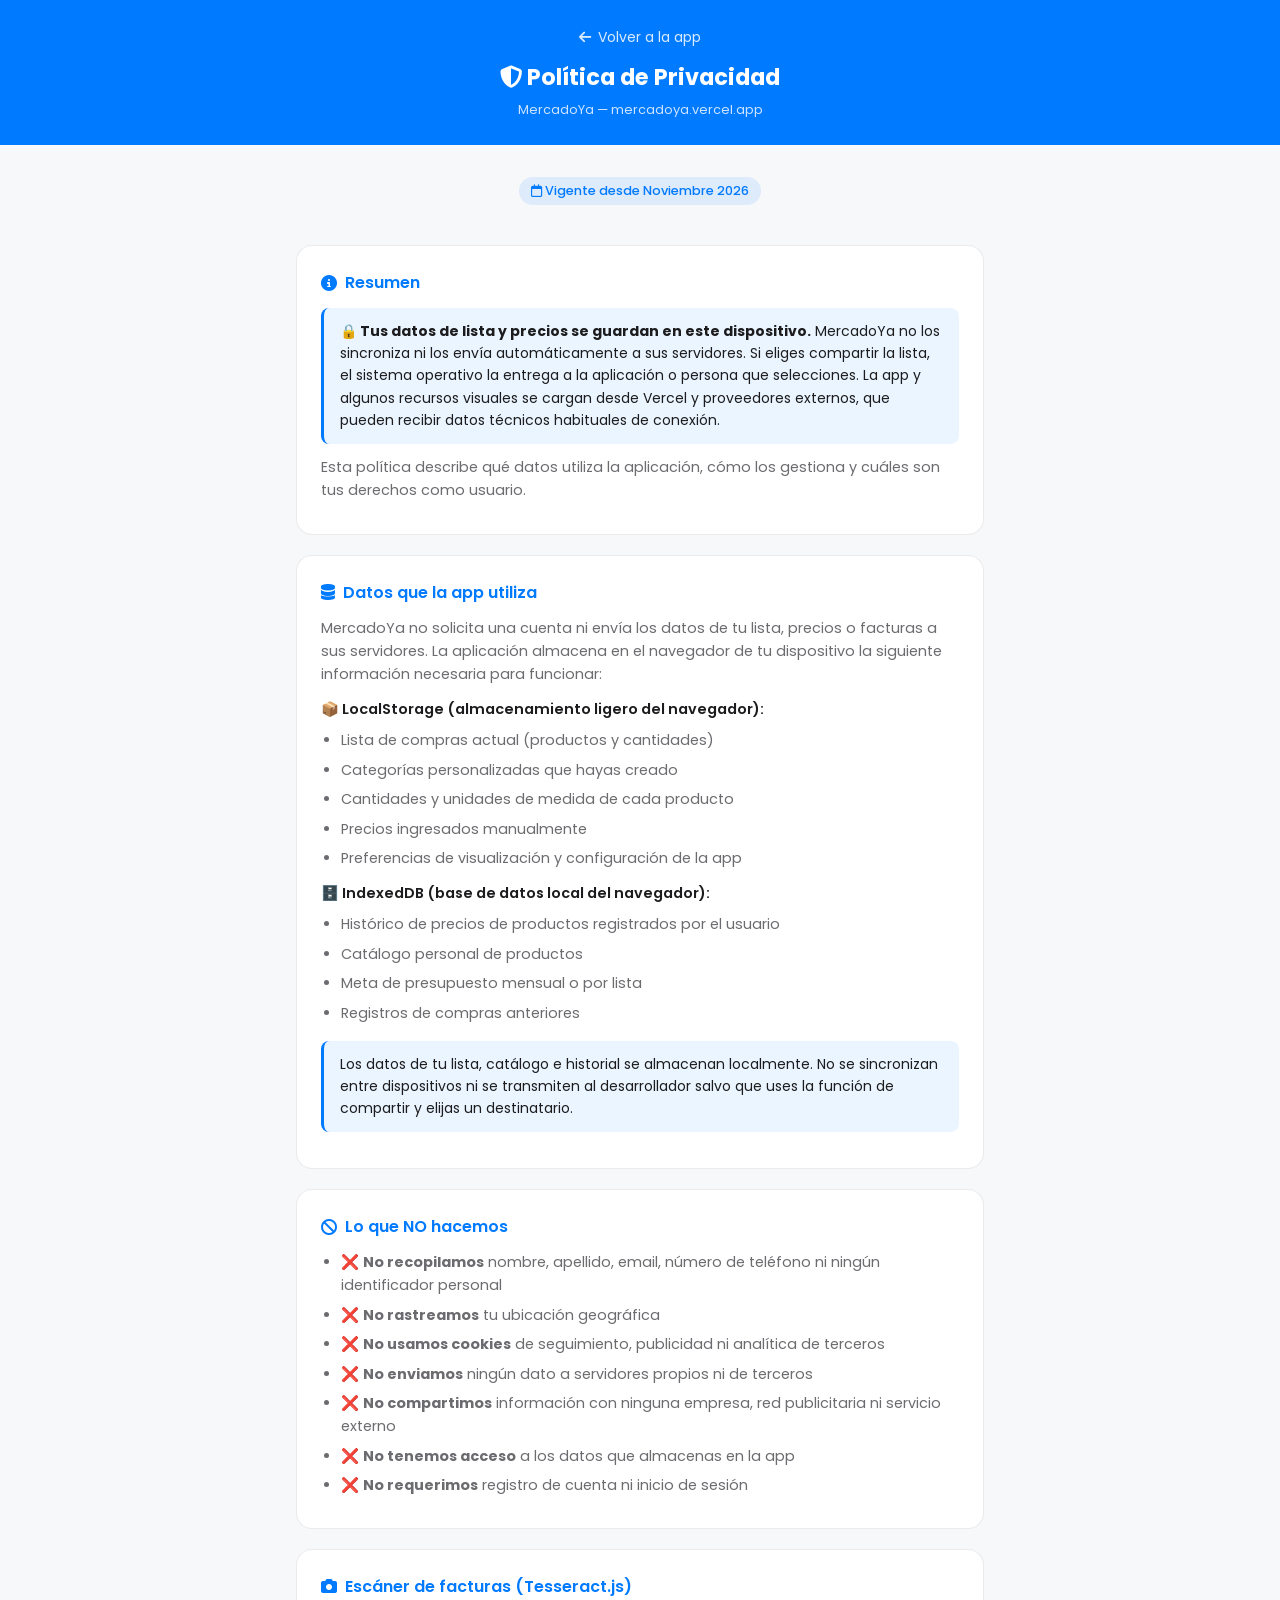
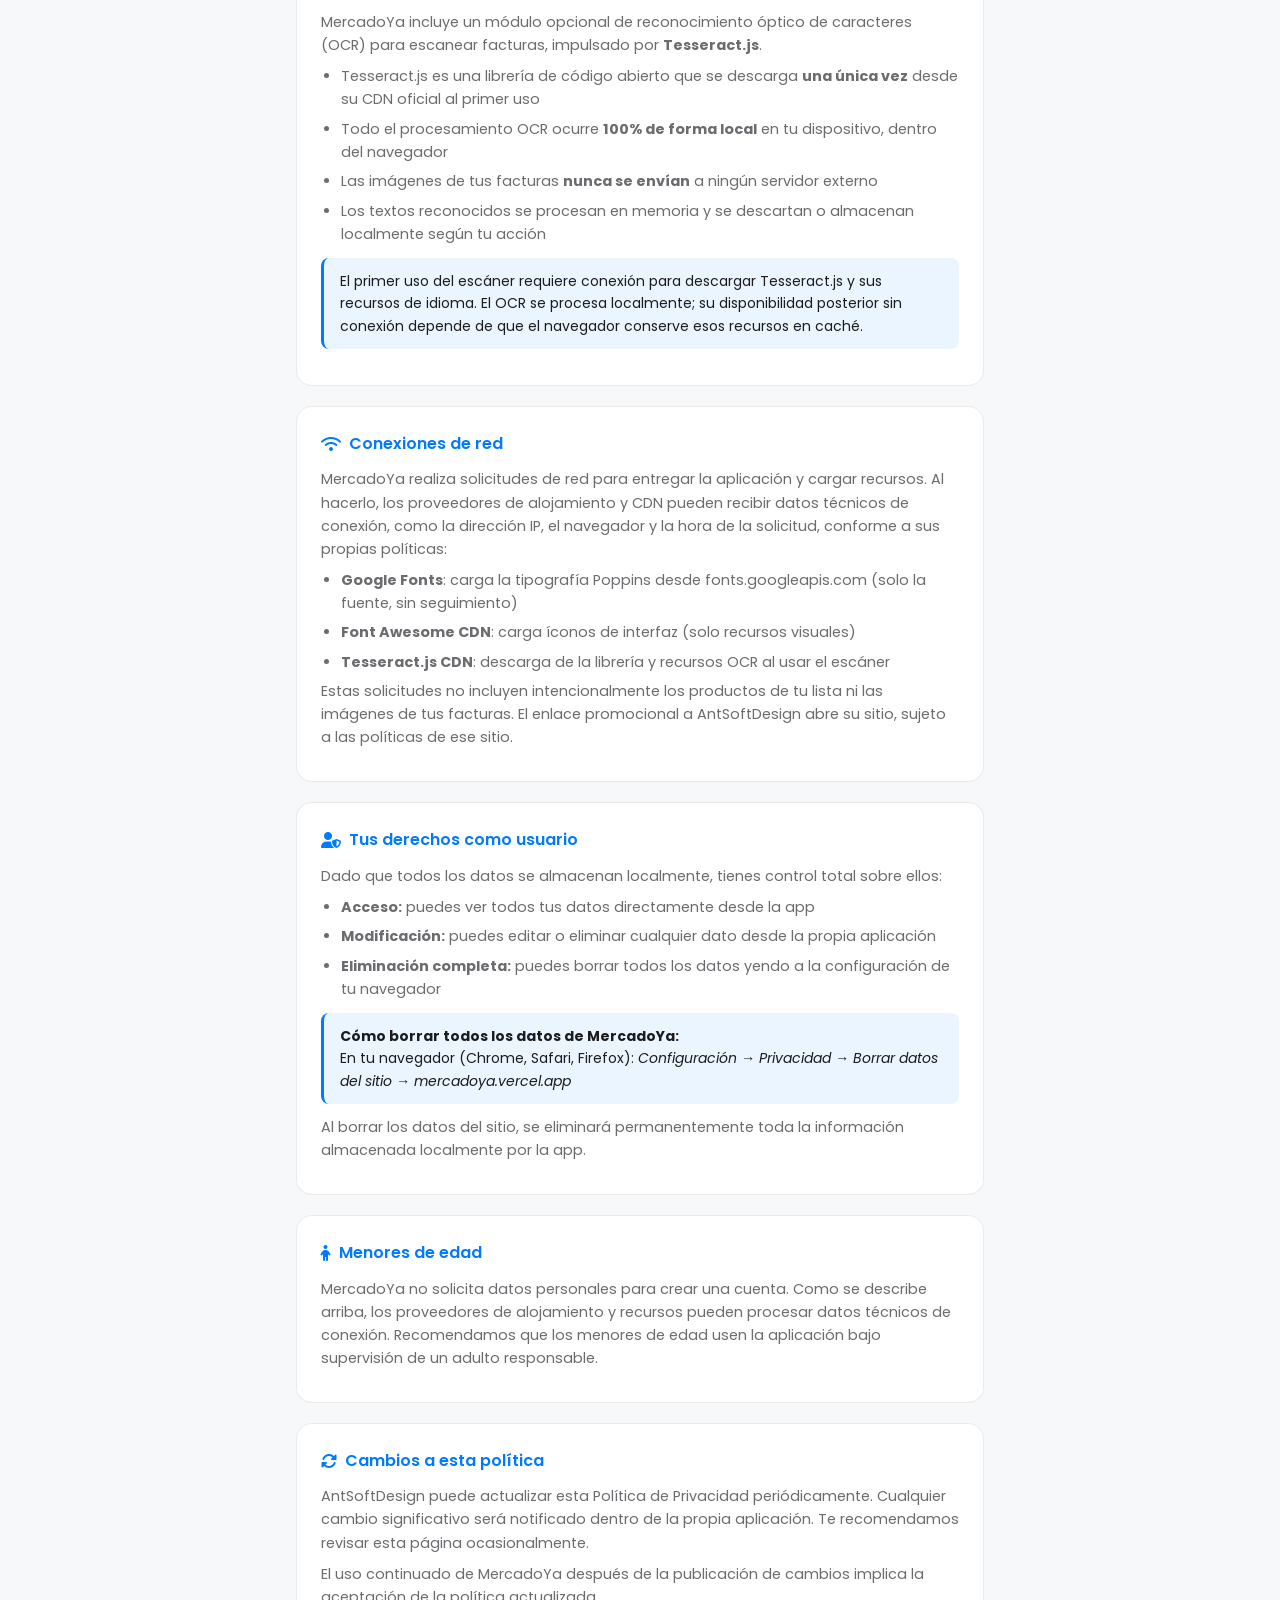
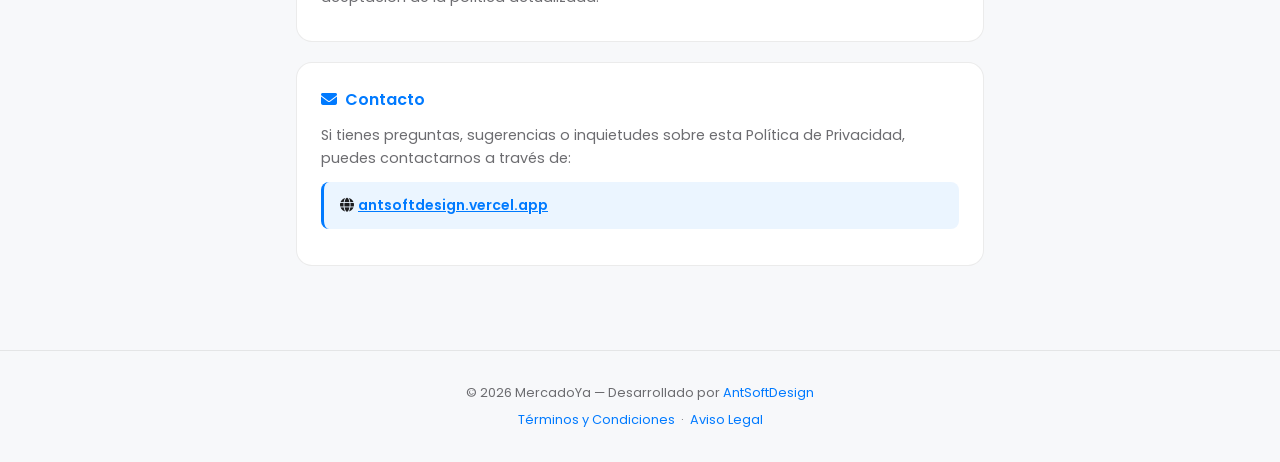
<file: privacy.html>
<!DOCTYPE html>
<html lang="es">
<head>
  <meta charset="UTF-8">
  <meta name="viewport" content="width=device-width, initial-scale=1.0">
  <title>Política de Privacidad — MercadoYa</title>
  <meta name="description" content="Política de Privacidad de MercadoYa. Los datos de tu lista y precios se guardan localmente en tu dispositivo.">
  <meta name="robots" content="index, follow">
  <meta property="og:title" content="Política de Privacidad — MercadoYa">
  <meta property="og:description" content="MercadoYa guarda los datos de tu lista y precios localmente en tu dispositivo.">
  <meta property="og:url" content="https://mercadoya.vercel.app/privacy.html">
  <link rel="canonical" href="https://mercadoya.vercel.app/privacy.html">
  <link rel="preconnect" href="https://fonts.googleapis.com">
  <link href="https://fonts.googleapis.com/css2?family=Poppins:wght@300;400;500;600;700&display=swap" rel="stylesheet">
  <link rel="stylesheet" href="./vendor/fontawesome/css/all.min.css" />
  <style>
    * { margin: 0; padding: 0; box-sizing: border-box; }
    :root {
      --blue: #007AFF;
      --bg: #f7f8fa;
      --card-bg: #ffffff;
      --text: #1c1c1e;
      --text-secondary: #6c6c70;
      --border: rgba(0,0,0,0.08);
      --radius: 16px;
    }
    @media (prefers-color-scheme: dark) {
      :root { --bg: #121214; --card-bg: #1c1c1e; --text: #f2f2f7; --text-secondary: #98989d; --border: rgba(255,255,255,0.08); }
    }
    body { font-family: 'Poppins', -apple-system, sans-serif; background: var(--bg); color: var(--text); line-height: 1.6; }
    .page-header { background: var(--blue); color: white; padding: 1.5rem 1rem 1.5rem; text-align: center; }
    .back-link { display: inline-flex; align-items: center; gap: 0.4rem; color: rgba(255,255,255,0.85); text-decoration: none; font-size: 0.875rem; margin-bottom: 0.75rem; }
    .back-link:hover { color: white; }
    .page-title { font-size: 1.4rem; font-weight: 700; }
    .page-subtitle { font-size: 0.8rem; opacity: 0.8; margin-top: 0.25rem; }
    .content { max-width: 720px; margin: 0 auto; padding: 2rem 1rem 4rem; }
    .section { background: var(--card-bg); border-radius: var(--radius); padding: 1.5rem; margin-bottom: 1.25rem; border: 1px solid var(--border); }
    .section h2 { color: var(--blue); font-size: 1rem; font-weight: 600; margin-bottom: 0.75rem; display: flex; align-items: center; gap: 0.5rem; }
    .section p, .section li { font-size: 0.9rem; color: var(--text-secondary); margin-bottom: 0.5rem; }
    .section ul { padding-left: 1.25rem; }
    .section li { margin-bottom: 0.4rem; }
    .highlight-box { background: rgba(0,122,255,0.08); border-left: 3px solid var(--blue); border-radius: 8px; padding: 0.75rem 1rem; margin: 0.75rem 0; font-size: 0.875rem; }
    .date-badge { display: inline-block; background: rgba(0,122,255,0.1); color: var(--blue); padding: 0.25rem 0.75rem; border-radius: 20px; font-size: 0.8rem; font-weight: 500; margin-bottom: 1rem; }
    .page-footer { text-align: center; padding: 2rem 1rem; color: var(--text-secondary); font-size: 0.8rem; border-top: 1px solid var(--border); }
    .page-footer a { color: var(--blue); text-decoration: none; }
  </style>
</head>
<body>

  <header class="page-header">
    <a href="index.html" class="back-link">
      <i class="fa-solid fa-arrow-left"></i> Volver a la app
    </a>
    <div class="page-title"><i class="fa-solid fa-shield-halved"></i> Política de Privacidad</div>
    <div class="page-subtitle">MercadoYa — mercadoya.vercel.app</div>
  </header>

  <main class="content">

    <div style="text-align:center; margin-bottom: 1.5rem;">
      <span class="date-badge"><i class="fa-regular fa-calendar"></i> Vigente desde Noviembre 2026</span>
    </div>

    <!-- Resumen ejecutivo -->
    <div class="section">
      <h2><i class="fa-solid fa-circle-info"></i> Resumen</h2>
      <div class="highlight-box">
        <strong>🔒 Tus datos de lista y precios se guardan en este dispositivo.</strong> MercadoYa no los sincroniza ni los envía automáticamente a sus servidores. Si eliges compartir la lista, el sistema operativo la entrega a la aplicación o persona que selecciones. La app y algunos recursos visuales se cargan desde Vercel y proveedores externos, que pueden recibir datos técnicos habituales de conexión.
      </div>
      <p>Esta política describe qué datos utiliza la aplicación, cómo los gestiona y cuáles son tus derechos como usuario.</p>
    </div>

    <!-- Qué datos recopilamos -->
    <div class="section">
      <h2><i class="fa-solid fa-database"></i> Datos que la app utiliza</h2>
      <p>MercadoYa no solicita una cuenta ni envía los datos de tu lista, precios o facturas a sus servidores. La aplicación almacena en el navegador de tu dispositivo la siguiente información necesaria para funcionar:</p>

      <p style="margin-top: 0.75rem; font-weight: 600; color: var(--text);">📦 LocalStorage (almacenamiento ligero del navegador):</p>
      <ul>
        <li>Lista de compras actual (productos y cantidades)</li>
        <li>Categorías personalizadas que hayas creado</li>
        <li>Cantidades y unidades de medida de cada producto</li>
        <li>Precios ingresados manualmente</li>
        <li>Preferencias de visualización y configuración de la app</li>
      </ul>

      <p style="margin-top: 0.75rem; font-weight: 600; color: var(--text);">🗄️ IndexedDB (base de datos local del navegador):</p>
      <ul>
        <li>Histórico de precios de productos registrados por el usuario</li>
        <li>Catálogo personal de productos</li>
        <li>Meta de presupuesto mensual o por lista</li>
        <li>Registros de compras anteriores</li>
      </ul>

      <div class="highlight-box" style="margin-top: 1rem;">
        Los datos de tu lista, catálogo e historial se almacenan localmente. No se sincronizan entre dispositivos ni se transmiten al desarrollador salvo que uses la función de compartir y elijas un destinatario.
      </div>
    </div>

    <!-- Lo que NO hacemos -->
    <div class="section">
      <h2><i class="fa-solid fa-ban"></i> Lo que NO hacemos</h2>
      <ul>
        <li>❌ <strong>No recopilamos</strong> nombre, apellido, email, número de teléfono ni ningún identificador personal</li>
        <li>❌ <strong>No rastreamos</strong> tu ubicación geográfica</li>
        <li>❌ <strong>No usamos cookies</strong> de seguimiento, publicidad ni analítica de terceros</li>
        <li>❌ <strong>No enviamos</strong> ningún dato a servidores propios ni de terceros</li>
        <li>❌ <strong>No compartimos</strong> información con ninguna empresa, red publicitaria ni servicio externo</li>
        <li>❌ <strong>No tenemos acceso</strong> a los datos que almacenas en la app</li>
        <li>❌ <strong>No requerimos</strong> registro de cuenta ni inicio de sesión</li>
      </ul>
    </div>

    <!-- Tesseract.js / OCR -->
    <div class="section">
      <h2><i class="fa-solid fa-camera"></i> Escáner de facturas (Tesseract.js)</h2>
      <p>MercadoYa incluye un módulo opcional de reconocimiento óptico de caracteres (OCR) para escanear facturas, impulsado por <strong>Tesseract.js</strong>.</p>
      <ul>
        <li>Tesseract.js es una librería de código abierto que se descarga <strong>una única vez</strong> desde su CDN oficial al primer uso</li>
        <li>Todo el procesamiento OCR ocurre <strong>100% de forma local</strong> en tu dispositivo, dentro del navegador</li>
        <li>Las imágenes de tus facturas <strong>nunca se envían</strong> a ningún servidor externo</li>
        <li>Los textos reconocidos se procesan en memoria y se descartan o almacenan localmente según tu acción</li>
      </ul>
      <div class="highlight-box">
        El primer uso del escáner requiere conexión para descargar Tesseract.js y sus recursos de idioma. El OCR se procesa localmente; su disponibilidad posterior sin conexión depende de que el navegador conserve esos recursos en caché.
      </div>
    </div>

    <!-- Conexiones de red -->
    <div class="section">
      <h2><i class="fa-solid fa-wifi"></i> Conexiones de red</h2>
      <p>MercadoYa realiza solicitudes de red para entregar la aplicación y cargar recursos. Al hacerlo, los proveedores de alojamiento y CDN pueden recibir datos técnicos de conexión, como la dirección IP, el navegador y la hora de la solicitud, conforme a sus propias políticas:</p>
      <ul>
        <li><strong>Google Fonts</strong>: carga la tipografía Poppins desde fonts.googleapis.com (solo la fuente, sin seguimiento)</li>
        <li><strong>Font Awesome CDN</strong>: carga íconos de interfaz (solo recursos visuales)</li>
        <li><strong>Tesseract.js CDN</strong>: descarga de la librería y recursos OCR al usar el escáner</li>
      </ul>
      <p>Estas solicitudes no incluyen intencionalmente los productos de tu lista ni las imágenes de tus facturas. El enlace promocional a AntSoftDesign abre su sitio, sujeto a las políticas de ese sitio.</p>
    </div>

    <!-- Derechos del usuario -->
    <div class="section">
      <h2><i class="fa-solid fa-user-shield"></i> Tus derechos como usuario</h2>
      <p>Dado que todos los datos se almacenan localmente, tienes control total sobre ellos:</p>
      <ul>
        <li><strong>Acceso:</strong> puedes ver todos tus datos directamente desde la app</li>
        <li><strong>Modificación:</strong> puedes editar o eliminar cualquier dato desde la propia aplicación</li>
        <li><strong>Eliminación completa:</strong> puedes borrar todos los datos yendo a la configuración de tu navegador</li>
      </ul>
      <div class="highlight-box">
        <strong>Cómo borrar todos los datos de MercadoYa:</strong><br>
        En tu navegador (Chrome, Safari, Firefox): <em>Configuración → Privacidad → Borrar datos del sitio → mercadoya.vercel.app</em>
      </div>
      <p>Al borrar los datos del sitio, se eliminará permanentemente toda la información almacenada localmente por la app.</p>
    </div>

    <!-- Menores de edad -->
    <div class="section">
      <h2><i class="fa-solid fa-child"></i> Menores de edad</h2>
      <p>MercadoYa no solicita datos personales para crear una cuenta. Como se describe arriba, los proveedores de alojamiento y recursos pueden procesar datos técnicos de conexión. Recomendamos que los menores de edad usen la aplicación bajo supervisión de un adulto responsable.</p>
    </div>

    <!-- Cambios a esta política -->
    <div class="section">
      <h2><i class="fa-solid fa-rotate"></i> Cambios a esta política</h2>
      <p>AntSoftDesign puede actualizar esta Política de Privacidad periódicamente. Cualquier cambio significativo será notificado dentro de la propia aplicación. Te recomendamos revisar esta página ocasionalmente.</p>
      <p>El uso continuado de MercadoYa después de la publicación de cambios implica la aceptación de la política actualizada.</p>
    </div>

    <!-- Contacto -->
    <div class="section">
      <h2><i class="fa-solid fa-envelope"></i> Contacto</h2>
      <p>Si tienes preguntas, sugerencias o inquietudes sobre esta Política de Privacidad, puedes contactarnos a través de:</p>
      <div class="highlight-box">
        <i class="fa-solid fa-globe"></i> <a href="https://antsoftdesign.vercel.app" target="_blank" rel="noopener noreferrer" style="color: var(--blue); font-weight: 600;">antsoftdesign.vercel.app</a>
      </div>
    </div>

  </main>

  <footer class="page-footer">
    <p>© 2026 MercadoYa — Desarrollado por <a href="https://antsoftdesign.vercel.app" target="_blank" rel="noopener noreferrer">AntSoftDesign</a></p>
    <p style="margin-top: 0.4rem;">
      <a href="terms.html">Términos y Condiciones</a> &nbsp;·&nbsp;
      <a href="disclaimer.html">Aviso Legal</a>
    </p>
  </footer>

</body>
</html>
</file>
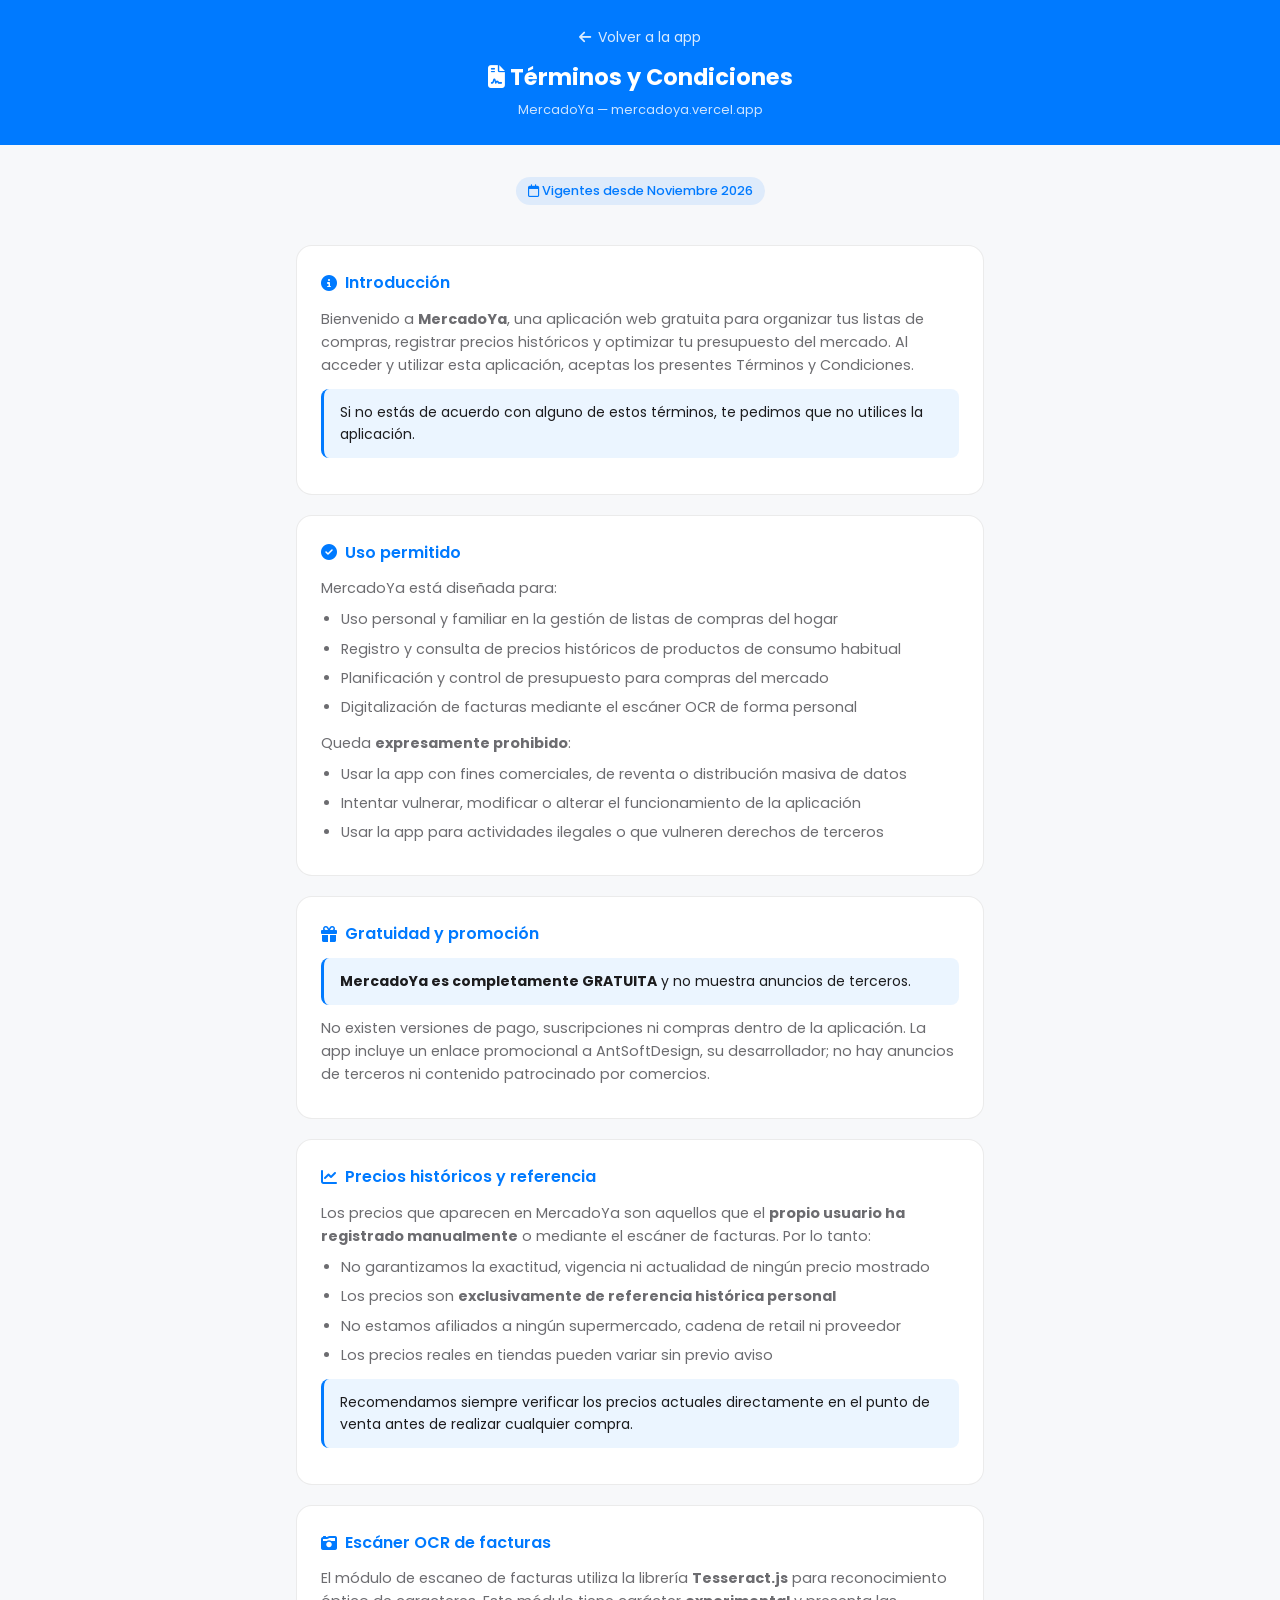
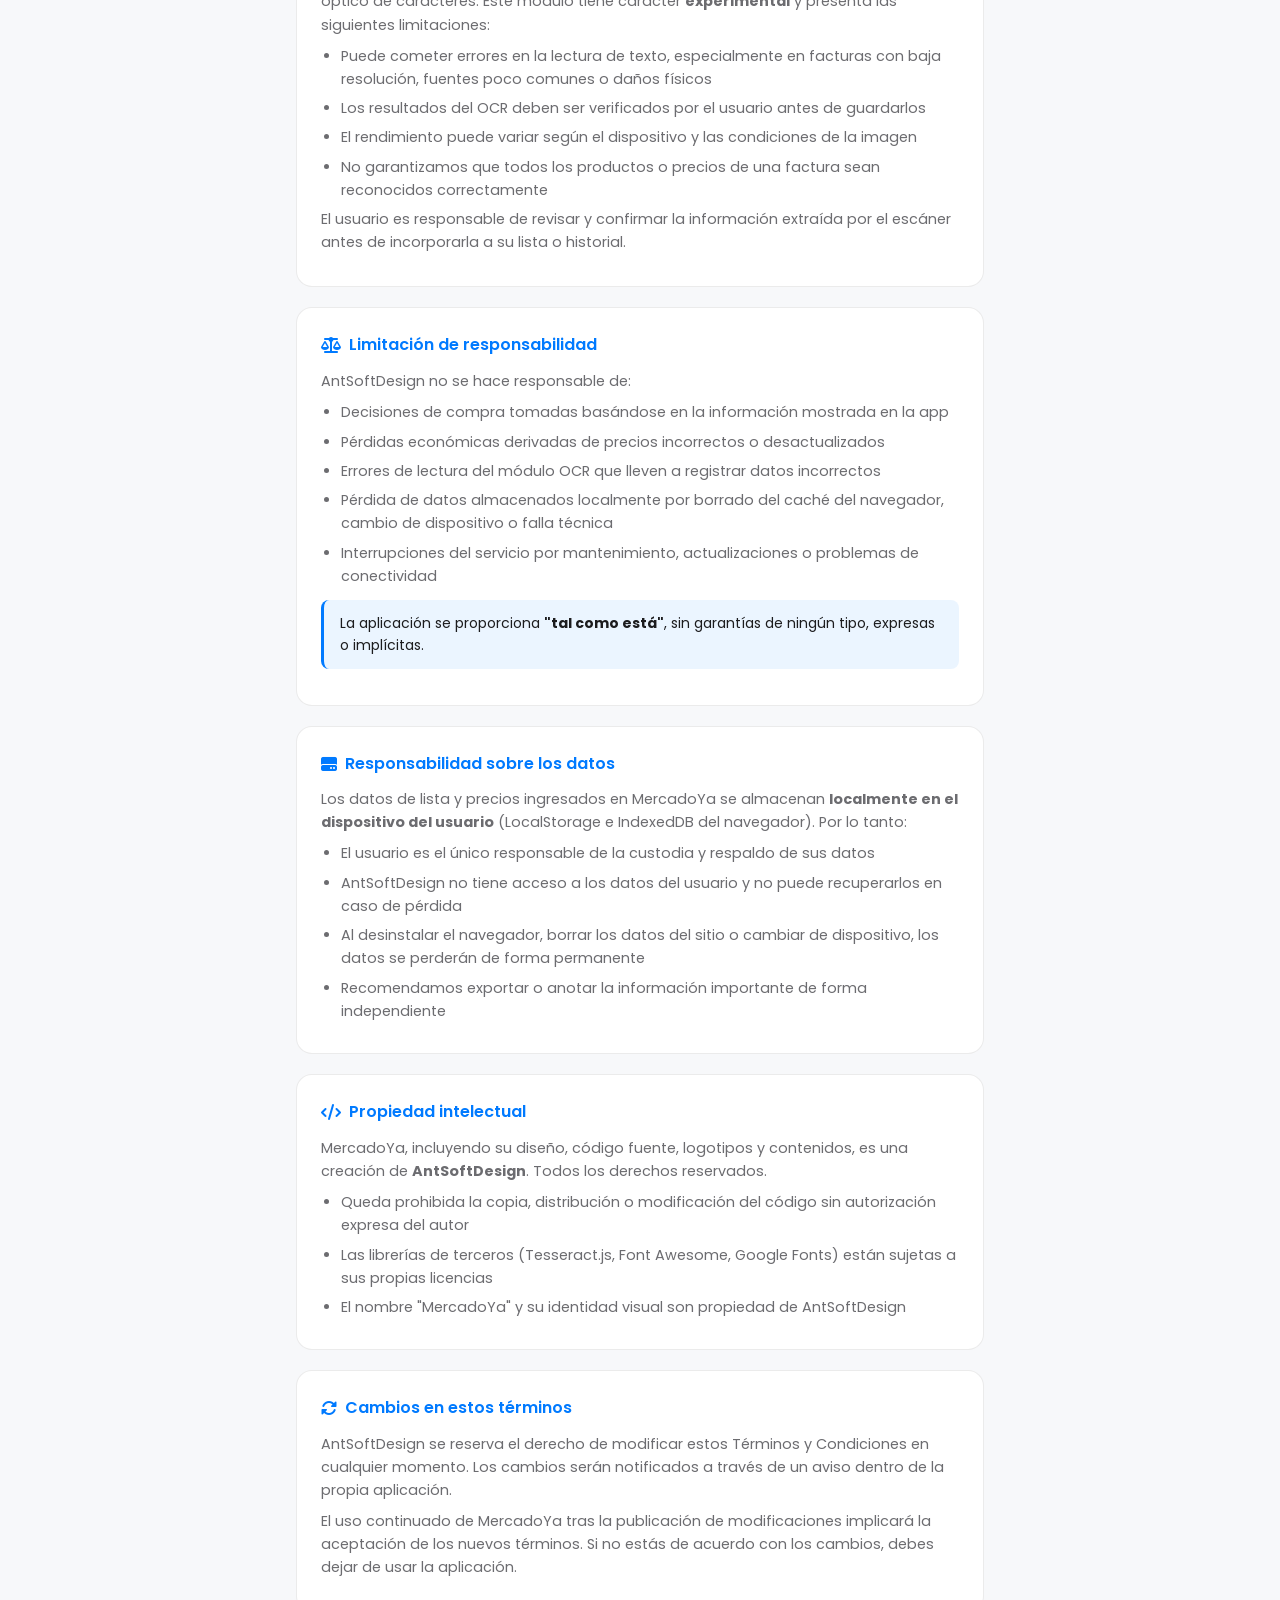
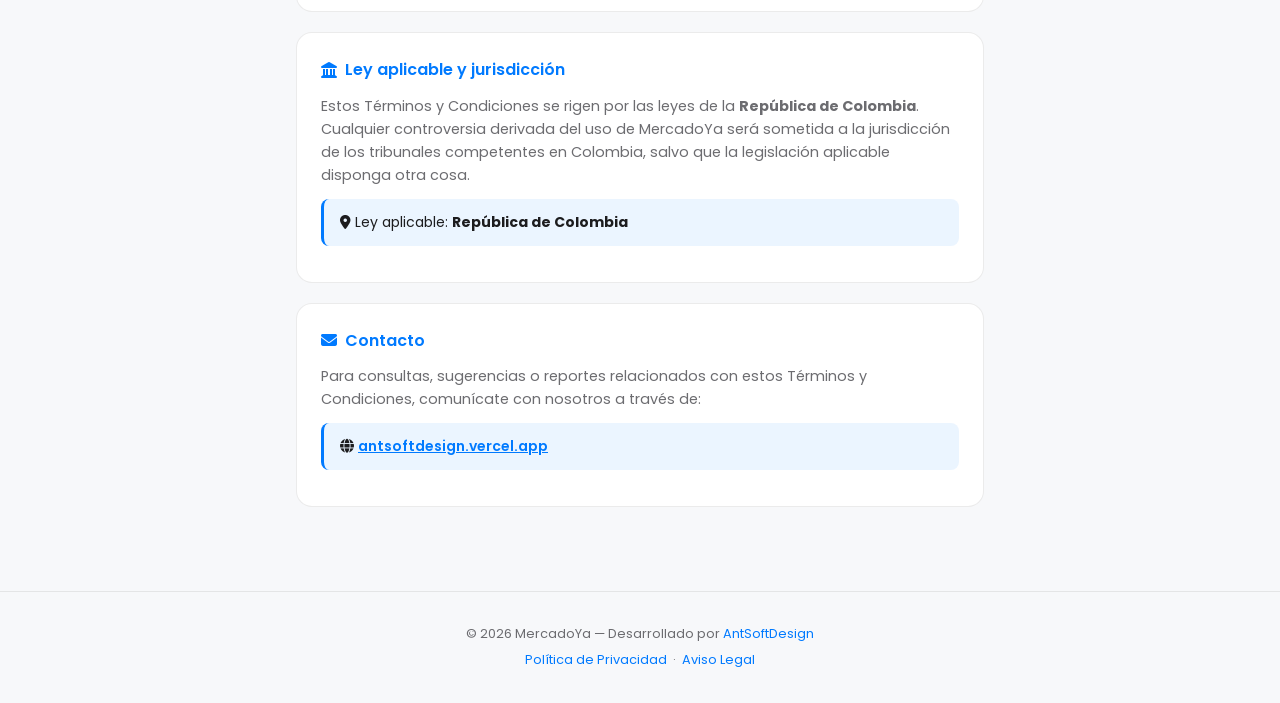
<file: terms.html>
<!DOCTYPE html>
<html lang="es">
<head>
  <meta charset="UTF-8">
  <meta name="viewport" content="width=device-width, initial-scale=1.0">
  <title>Términos y Condiciones — MercadoYa</title>
  <meta name="description" content="Términos y Condiciones de uso de MercadoYa, la app gratuita de lista de compras y control de precios.">
  <meta name="robots" content="index, follow">
  <meta property="og:title" content="Términos y Condiciones — MercadoYa">
  <meta property="og:description" content="Conoce las condiciones de uso de MercadoYa, aplicación gratuita desarrollada por AntSoftDesign.">
  <meta property="og:url" content="https://mercadoya.vercel.app/terms.html">
  <link rel="canonical" href="https://mercadoya.vercel.app/terms.html">
  <link rel="preconnect" href="https://fonts.googleapis.com">
  <link href="https://fonts.googleapis.com/css2?family=Poppins:wght@300;400;500;600;700&display=swap" rel="stylesheet">
  <link rel="stylesheet" href="./vendor/fontawesome/css/all.min.css" />
  <style>
    * { margin: 0; padding: 0; box-sizing: border-box; }
    :root {
      --blue: #007AFF;
      --bg: #f7f8fa;
      --card-bg: #ffffff;
      --text: #1c1c1e;
      --text-secondary: #6c6c70;
      --border: rgba(0,0,0,0.08);
      --radius: 16px;
    }
    @media (prefers-color-scheme: dark) {
      :root { --bg: #121214; --card-bg: #1c1c1e; --text: #f2f2f7; --text-secondary: #98989d; --border: rgba(255,255,255,0.08); }
    }
    body { font-family: 'Poppins', -apple-system, sans-serif; background: var(--bg); color: var(--text); line-height: 1.6; }
    .page-header { background: var(--blue); color: white; padding: 1.5rem 1rem 1.5rem; text-align: center; }
    .back-link { display: inline-flex; align-items: center; gap: 0.4rem; color: rgba(255,255,255,0.85); text-decoration: none; font-size: 0.875rem; margin-bottom: 0.75rem; }
    .back-link:hover { color: white; }
    .page-title { font-size: 1.4rem; font-weight: 700; }
    .page-subtitle { font-size: 0.8rem; opacity: 0.8; margin-top: 0.25rem; }
    .content { max-width: 720px; margin: 0 auto; padding: 2rem 1rem 4rem; }
    .section { background: var(--card-bg); border-radius: var(--radius); padding: 1.5rem; margin-bottom: 1.25rem; border: 1px solid var(--border); }
    .section h2 { color: var(--blue); font-size: 1rem; font-weight: 600; margin-bottom: 0.75rem; display: flex; align-items: center; gap: 0.5rem; }
    .section p, .section li { font-size: 0.9rem; color: var(--text-secondary); margin-bottom: 0.5rem; }
    .section ul { padding-left: 1.25rem; }
    .section li { margin-bottom: 0.4rem; }
    .highlight-box { background: rgba(0,122,255,0.08); border-left: 3px solid var(--blue); border-radius: 8px; padding: 0.75rem 1rem; margin: 0.75rem 0; font-size: 0.875rem; }
    .date-badge { display: inline-block; background: rgba(0,122,255,0.1); color: var(--blue); padding: 0.25rem 0.75rem; border-radius: 20px; font-size: 0.8rem; font-weight: 500; margin-bottom: 1rem; }
    .page-footer { text-align: center; padding: 2rem 1rem; color: var(--text-secondary); font-size: 0.8rem; border-top: 1px solid var(--border); }
    .page-footer a { color: var(--blue); text-decoration: none; }
  </style>
</head>
<body>

  <header class="page-header">
    <a href="index.html" class="back-link">
      <i class="fa-solid fa-arrow-left"></i> Volver a la app
    </a>
    <div class="page-title"><i class="fa-solid fa-file-contract"></i> Términos y Condiciones</div>
    <div class="page-subtitle">MercadoYa — mercadoya.vercel.app</div>
  </header>

  <main class="content">

    <div style="text-align:center; margin-bottom: 1.5rem;">
      <span class="date-badge"><i class="fa-regular fa-calendar"></i> Vigentes desde Noviembre 2026</span>
    </div>

    <!-- Introducción -->
    <div class="section">
      <h2><i class="fa-solid fa-circle-info"></i> Introducción</h2>
      <p>Bienvenido a <strong>MercadoYa</strong>, una aplicación web gratuita para organizar tus listas de compras, registrar precios históricos y optimizar tu presupuesto del mercado. Al acceder y utilizar esta aplicación, aceptas los presentes Términos y Condiciones.</p>
      <div class="highlight-box">
        Si no estás de acuerdo con alguno de estos términos, te pedimos que no utilices la aplicación.
      </div>
    </div>

    <!-- Uso permitido -->
    <div class="section">
      <h2><i class="fa-solid fa-check-circle"></i> Uso permitido</h2>
      <p>MercadoYa está diseñada para:</p>
      <ul>
        <li>Uso personal y familiar en la gestión de listas de compras del hogar</li>
        <li>Registro y consulta de precios históricos de productos de consumo habitual</li>
        <li>Planificación y control de presupuesto para compras del mercado</li>
        <li>Digitalización de facturas mediante el escáner OCR de forma personal</li>
      </ul>
      <p style="margin-top: 0.75rem;">Queda <strong>expresamente prohibido</strong>:</p>
      <ul>
        <li>Usar la app con fines comerciales, de reventa o distribución masiva de datos</li>
        <li>Intentar vulnerar, modificar o alterar el funcionamiento de la aplicación</li>
        <li>Usar la app para actividades ilegales o que vulneren derechos de terceros</li>
      </ul>
    </div>

    <!-- Gratuidad y promoción propia -->
    <div class="section">
      <h2><i class="fa-solid fa-gift"></i> Gratuidad y promoción</h2>
      <div class="highlight-box">
        <strong>MercadoYa es completamente GRATUITA</strong> y no muestra anuncios de terceros.
      </div>
      <p>No existen versiones de pago, suscripciones ni compras dentro de la aplicación. La app incluye un enlace promocional a AntSoftDesign, su desarrollador; no hay anuncios de terceros ni contenido patrocinado por comercios.</p>
    </div>

    <!-- Precios históricos -->
    <div class="section">
      <h2><i class="fa-solid fa-chart-line"></i> Precios históricos y referencia</h2>
      <p>Los precios que aparecen en MercadoYa son aquellos que el <strong>propio usuario ha registrado manualmente</strong> o mediante el escáner de facturas. Por lo tanto:</p>
      <ul>
        <li>No garantizamos la exactitud, vigencia ni actualidad de ningún precio mostrado</li>
        <li>Los precios son <strong>exclusivamente de referencia histórica personal</strong></li>
        <li>No estamos afiliados a ningún supermercado, cadena de retail ni proveedor</li>
        <li>Los precios reales en tiendas pueden variar sin previo aviso</li>
      </ul>
      <div class="highlight-box">
        Recomendamos siempre verificar los precios actuales directamente en el punto de venta antes de realizar cualquier compra.
      </div>
    </div>

    <!-- Escáner OCR -->
    <div class="section">
      <h2><i class="fa-solid fa-camera-retro"></i> Escáner OCR de facturas</h2>
      <p>El módulo de escaneo de facturas utiliza la librería <strong>Tesseract.js</strong> para reconocimiento óptico de caracteres. Este módulo tiene carácter <strong>experimental</strong> y presenta las siguientes limitaciones:</p>
      <ul>
        <li>Puede cometer errores en la lectura de texto, especialmente en facturas con baja resolución, fuentes poco comunes o daños físicos</li>
        <li>Los resultados del OCR deben ser verificados por el usuario antes de guardarlos</li>
        <li>El rendimiento puede variar según el dispositivo y las condiciones de la imagen</li>
        <li>No garantizamos que todos los productos o precios de una factura sean reconocidos correctamente</li>
      </ul>
      <p>El usuario es responsable de revisar y confirmar la información extraída por el escáner antes de incorporarla a su lista o historial.</p>
    </div>

    <!-- Responsabilidad de decisiones -->
    <div class="section">
      <h2><i class="fa-solid fa-scale-balanced"></i> Limitación de responsabilidad</h2>
      <p>AntSoftDesign no se hace responsable de:</p>
      <ul>
        <li>Decisiones de compra tomadas basándose en la información mostrada en la app</li>
        <li>Pérdidas económicas derivadas de precios incorrectos o desactualizados</li>
        <li>Errores de lectura del módulo OCR que lleven a registrar datos incorrectos</li>
        <li>Pérdida de datos almacenados localmente por borrado del caché del navegador, cambio de dispositivo o falla técnica</li>
        <li>Interrupciones del servicio por mantenimiento, actualizaciones o problemas de conectividad</li>
      </ul>
      <div class="highlight-box">
        La aplicación se proporciona <strong>"tal como está"</strong>, sin garantías de ningún tipo, expresas o implícitas.
      </div>
    </div>

    <!-- Datos del usuario -->
    <div class="section">
      <h2><i class="fa-solid fa-hard-drive"></i> Responsabilidad sobre los datos</h2>
      <p>Los datos de lista y precios ingresados en MercadoYa se almacenan <strong>localmente en el dispositivo del usuario</strong> (LocalStorage e IndexedDB del navegador). Por lo tanto:</p>
      <ul>
        <li>El usuario es el único responsable de la custodia y respaldo de sus datos</li>
        <li>AntSoftDesign no tiene acceso a los datos del usuario y no puede recuperarlos en caso de pérdida</li>
        <li>Al desinstalar el navegador, borrar los datos del sitio o cambiar de dispositivo, los datos se perderán de forma permanente</li>
        <li>Recomendamos exportar o anotar la información importante de forma independiente</li>
      </ul>
    </div>

    <!-- Propiedad intelectual -->
    <div class="section">
      <h2><i class="fa-solid fa-code"></i> Propiedad intelectual</h2>
      <p>MercadoYa, incluyendo su diseño, código fuente, logotipos y contenidos, es una creación de <strong>AntSoftDesign</strong>. Todos los derechos reservados.</p>
      <ul>
        <li>Queda prohibida la copia, distribución o modificación del código sin autorización expresa del autor</li>
        <li>Las librerías de terceros (Tesseract.js, Font Awesome, Google Fonts) están sujetas a sus propias licencias</li>
        <li>El nombre "MercadoYa" y su identidad visual son propiedad de AntSoftDesign</li>
      </ul>
    </div>

    <!-- Cambios en términos -->
    <div class="section">
      <h2><i class="fa-solid fa-rotate"></i> Cambios en estos términos</h2>
      <p>AntSoftDesign se reserva el derecho de modificar estos Términos y Condiciones en cualquier momento. Los cambios serán notificados a través de un aviso dentro de la propia aplicación.</p>
      <p>El uso continuado de MercadoYa tras la publicación de modificaciones implicará la aceptación de los nuevos términos. Si no estás de acuerdo con los cambios, debes dejar de usar la aplicación.</p>
    </div>

    <!-- Ley aplicable -->
    <div class="section">
      <h2><i class="fa-solid fa-landmark"></i> Ley aplicable y jurisdicción</h2>
      <p>Estos Términos y Condiciones se rigen por las leyes de la <strong>República de Colombia</strong>. Cualquier controversia derivada del uso de MercadoYa será sometida a la jurisdicción de los tribunales competentes en Colombia, salvo que la legislación aplicable disponga otra cosa.</p>
      <div class="highlight-box">
        <i class="fa-solid fa-map-marker-alt"></i> Ley aplicable: <strong>República de Colombia</strong>
      </div>
    </div>

    <!-- Contacto -->
    <div class="section">
      <h2><i class="fa-solid fa-envelope"></i> Contacto</h2>
      <p>Para consultas, sugerencias o reportes relacionados con estos Términos y Condiciones, comunícate con nosotros a través de:</p>
      <div class="highlight-box">
        <i class="fa-solid fa-globe"></i> <a href="https://antsoftdesign.vercel.app" target="_blank" rel="noopener noreferrer" style="color: var(--blue); font-weight: 600;">antsoftdesign.vercel.app</a>
      </div>
    </div>

  </main>

  <footer class="page-footer">
    <p>© 2026 MercadoYa — Desarrollado por <a href="https://antsoftdesign.vercel.app" target="_blank" rel="noopener noreferrer">AntSoftDesign</a></p>
    <p style="margin-top: 0.4rem;">
      <a href="privacy.html">Política de Privacidad</a> &nbsp;·&nbsp;
      <a href="disclaimer.html">Aviso Legal</a>
    </p>
  </footer>

</body>
</html>
</file>
<file: style.css>
/* ==========================================================================
   MercadoYa - iOS Apple Smartphone Optimized Stylesheet
   Follows Apple Human Interface Guidelines (Cupertino Design System)
   Includes: Touch Gestures (Swipe), Categories, PWA & Dark Mode
   ========================================================================== */

:root {
  /* iOS Dynamic Colors - Light Palette */
  --bg-gradient: linear-gradient(135deg, #ff7e5f 0%, #feb47b 50%, #ffe3b9 100%);
  --card-bg: rgba(255, 255, 255, 0.92);
  --card-border: rgba(255, 255, 255, 0.6);
  --item-bg: #ffffff;
  --item-border: rgba(0, 0, 0, 0.05);
  --text-primary: #1c1c1e;
  --text-secondary: #8e8e93;
  --primary-accent: #ff6f47;
  --primary-accent-hover: #ff5722;
  --success-color: #34c759;
  --destructive-color: #ff3b30;
  --segment-bg: rgba(118, 118, 128, 0.12);
  --segment-active: #ffffff;
  --shadow-sm: 0 2px 8px rgba(0, 0, 0, 0.04);
  --shadow-md: 0 12px 32px rgba(0, 0, 0, 0.08);
  --shadow-active: 0 3px 10px rgba(0, 0, 0, 0.12);

  /* Category Accent Colors */
  --cat-general: #8e8e93;
  --cat-frutas: #34c759;
  --cat-lacteos: #ff9500;
  --cat-carnes: #ff3b30;
  --cat-panaderia: #af52de;
  --cat-despensa: #8a6d3b;
  --cat-limpieza: #007aff;
  --cat-bebidas: #5856d6;

  /* iOS Safe Area Insets */
  --safe-top: env(safe-area-inset-top, 0px);
  --safe-bottom: env(safe-area-inset-bottom, 0px);
  --safe-left: env(safe-area-inset-left, 0px);
  --safe-right: env(safe-area-inset-right, 0px);

  /* Typography */
  --font-family: -apple-system, BlinkMacSystemFont, "SF Pro Text", "SF Pro Display", "Poppins", system-ui, sans-serif;
}

/* iOS OLED Dark Mode Palette */
@media (prefers-color-scheme: dark) {
  :root {
    --bg-gradient: linear-gradient(135deg, #1c1c1e 0%, #2c1a16 50%, #151517 100%);
    --card-bg: rgba(28, 28, 30, 0.88);
    --card-border: rgba(255, 255, 255, 0.1);
    --item-bg: #2c2c2e;
    --item-border: rgba(255, 255, 255, 0.06);
    --text-primary: #f2f2f7;
    --text-secondary: #98989d;
    --primary-accent: #ff7e5f;
    --primary-accent-hover: #ff9478;
    --segment-bg: rgba(118, 118, 128, 0.28);
    --segment-active: #3a3a3c;
    --shadow-sm: 0 2px 8px rgba(0, 0, 0, 0.3);
    --shadow-md: 0 16px 40px rgba(0, 0, 0, 0.4);
    --shadow-active: 0 3px 10px rgba(0, 0, 0, 0.4);
  }
}

/* ==========================================================================
   Global Reset & WebKit Optimization
   ========================================================================== */

*, *::before, *::after {
  margin: 0;
  padding: 0;
  box-sizing: border-box;
  -webkit-tap-highlight-color: transparent;
}

html {
  font-size: 16px;
  overflow-x: hidden;
  height: -webkit-fill-available;
}

body {
  font-family: var(--font-family);
  background: var(--bg-gradient);
  background-attachment: fixed;
  color: var(--text-primary);
  min-height: 100vh;
  min-height: 100dvh;
  display: flex;
  justify-content: center;
  align-items: flex-start;
  padding: calc(var(--safe-top) + 1.25rem) calc(var(--safe-left) + 1rem) calc(var(--safe-bottom) + 1.5rem) calc(var(--safe-right) + 1rem);
  -webkit-font-smoothing: antialiased;
  -moz-osx-font-smoothing: grayscale;
  touch-action: manipulation;
}

/* Accessibility helper */
.sr-only {
  position: absolute;
  width: 1px;
  height: 1px;
  padding: 0;
  margin: -1px;
  overflow: hidden;
  clip: rect(0, 0, 0, 0);
  white-space: nowrap;
  border: 0;
}

/* ==========================================================================
   Offline Status Badge
   ========================================================================== */

.offline-badge {
  display: none;
  align-items: center;
  justify-content: center;
  gap: 0.5rem;
  background: rgba(255, 149, 0, 0.95);
  color: #ffffff;
  padding: 0.5rem 1rem;
  border-radius: 20px;
  font-size: 0.85rem;
  font-weight: 600;
  box-shadow: 0 4px 12px rgba(255, 149, 0, 0.3);
  text-align: center;
  backdrop-filter: blur(8px);
  -webkit-backdrop-filter: blur(8px);
  animation: slideDown 0.3s ease;
}

.offline-badge.visible {
  display: flex;
}

@keyframes slideDown {
  from { transform: translateY(-12px); opacity: 0; }
  to { transform: translateY(0); opacity: 1; }
}

/* ==========================================================================
   App Container & Glassmorphism Card
   ========================================================================== */

.app-wrapper {
  width: 100%;
  max-width: 520px;
  display: flex;
  flex-direction: column;
  gap: 1.15rem;
  margin: 0 auto;
}

/* Header */
.app-header {
  text-align: center;
  display: flex;
  flex-direction: column;
  align-items: center;
  gap: 0.35rem;
  padding-top: 0.25rem;
}

.header-icon-badge {
  width: 54px;
  height: 54px;
  border-radius: 16px;
  background: rgba(255, 255, 255, 0.25);
  backdrop-filter: blur(12px);
  -webkit-backdrop-filter: blur(12px);
  border: 1px solid rgba(255, 255, 255, 0.4);
  display: flex;
  align-items: center;
  justify-content: center;
  font-size: 1.5rem;
  color: #ffffff;
  box-shadow: 0 8px 20px rgba(0, 0, 0, 0.12);
  margin-bottom: 0.25rem;
}

.app-title {
  font-size: 1.9rem;
  font-weight: 700;
  letter-spacing: -0.5px;
  color: #ffffff;
  text-shadow: 0 2px 10px rgba(0, 0, 0, 0.15);
}

.app-subtitle {
  font-size: 0.95rem;
  font-weight: 400;
  color: rgba(255, 255, 255, 0.9);
  text-shadow: 0 1px 4px rgba(0, 0, 0, 0.12);
}

/* Main Card */
.app-card {
  background: var(--card-bg);
  backdrop-filter: blur(30px);
  -webkit-backdrop-filter: blur(30px);
  border: 1px solid var(--card-border);
  border-radius: 28px;
  padding: 1.35rem;
  box-shadow: var(--shadow-md);
  display: flex;
  flex-direction: column;
  gap: 1.15rem;
}

/* ==========================================================================
   Input Form, Buttons & Category Picker
   ========================================================================== */

.todo-form {
  width: 100%;
  display: flex;
  flex-direction: column;
  gap: 0.75rem;
}

.input-wrapper {
  display: flex;
  align-items: center;
  width: 100%;
  min-width: 0;
  background: var(--item-bg);
  border: 1px solid var(--item-border);
  border-radius: 20px;
  padding: 0.3rem 0.3rem 0.3rem 1rem;
  box-shadow: var(--shadow-sm);
  transition: all 0.25s ease;
  gap: 0.5rem;
}

.input-main-row {
  display: flex;
  align-items: center;
  flex: 1;
  min-width: 0;
  gap: 0.5rem;
}

.input-wrapper:focus-within {
  border-color: var(--primary-accent);
  box-shadow: 0 0 0 4px rgba(255, 111, 71, 0.2);
}

/* Shake animation for empty submission */
.input-wrapper.shake {
  animation: iosShake 0.45s ease-in-out;
  border-color: var(--destructive-color);
}

@keyframes iosShake {
  0%, 100% { transform: translateX(0); }
  20%, 60% { transform: translateX(-8px); }
  40%, 80% { transform: translateX(8px); }
}

.todo-input {
  flex: 1;
  min-width: 0;
  border: none;
  background: transparent;
  outline: none;
  color: var(--text-primary);
  /* CRITICAL FOR iOS: Font-size must be at least 16px to prevent automatic zoom */
  font-size: 1.05rem;
  font-family: inherit;
  font-weight: 400;
  min-height: 44px;
}

.todo-input::placeholder {
  color: var(--text-secondary);
  font-weight: 300;
}

.todo-button {
  width: 44px;
  height: 44px;
  min-width: 44px;
  min-height: 44px;
  border-radius: 14px;
  border: none;
  background: var(--primary-accent);
  color: #ffffff;
  font-size: 1.1rem;
  display: flex;
  align-items: center;
  justify-content: center;
  cursor: pointer;
  transition: transform 0.15s ease, background-color 0.2s ease;
  user-select: none;
  -webkit-user-select: none;
}

.todo-button:active {
  transform: scale(0.92);
  background: var(--primary-accent-hover);
}

/* Category Chips (Horizontal Scrollable Picker) */
.category-chips-container {
  width: 100%;
  overflow-x: auto;
  -webkit-overflow-scrolling: touch;
  scrollbar-width: none; /* Firefox */
  padding-bottom: 2px;
}

.category-chips-container::-webkit-scrollbar {
  display: none; /* Chrome, Safari */
}

.category-chips {
  display: inline-flex;
  gap: 0.45rem;
  padding: 2px 2px;
}

.category-chip {
  display: inline-flex;
  align-items: center;
  gap: 0.35rem;
  padding: 0.4rem 0.75rem;
  border-radius: 14px;
  border: 1px solid var(--item-border);
  background: var(--item-bg);
  color: var(--text-secondary);
  font-family: inherit;
  font-size: 0.82rem;
  font-weight: 500;
  white-space: nowrap;
  cursor: pointer;
  user-select: none;
  -webkit-user-select: none;
  transition: all 0.2s cubic-bezier(0.2, 0, 0, 1);
  box-shadow: 0 1px 4px rgba(0, 0, 0, 0.03);
}

.category-chip i {
  font-size: 0.85rem;
}

.category-chip.active {
  background: var(--primary-accent);
  color: #ffffff;
  border-color: var(--primary-accent);
  box-shadow: 0 3px 10px rgba(255, 111, 71, 0.25);
  font-weight: 600;
}

.category-chip:active {
  transform: scale(0.95);
}

/* ==========================================================================
   iOS Segmented Control (Tabs)
   ========================================================================== */

.segmented-control {
  display: flex;
  background: var(--segment-bg);
  padding: 3px;
  border-radius: 14px;
  user-select: none;
  -webkit-user-select: none;
  gap: 2px;
}

.segment-btn {
  flex: 1;
  border: none;
  background: transparent;
  padding: 0.55rem 0.4rem;
  border-radius: 11px;
  font-family: inherit;
  font-size: 0.88rem;
  font-weight: 500;
  color: var(--text-secondary);
  cursor: pointer;
  transition: all 0.2s cubic-bezier(0.2, 0, 0, 1);
  min-height: 38px;
  display: flex;
  align-items: center;
  justify-content: center;
}

.segment-btn.active {
  background: var(--segment-active);
  color: var(--text-primary);
  font-weight: 600;
  box-shadow: var(--shadow-active);
}

.segment-btn:active {
  opacity: 0.8;
}

/* Gesture discovery hint */
.gesture-hint {
  display: flex;
  justify-content: space-between;
  align-items: center;
  font-size: 0.75rem;
  color: var(--text-secondary);
  opacity: 0.7;
  padding: 0 0.25rem;
}

/* ==========================================================================
   Todo List & Swipe Gestures
   ========================================================================== */

.todo-container {
  min-height: 180px;
  display: flex;
  flex-direction: column;
}

.todo-list {
  list-style: none;
  display: flex;
  flex-direction: column;
  gap: 0.65rem;
  -webkit-overflow-scrolling: touch;
}

/* Outer Todo Container holds the background action layers */
.todo {
  position: relative;
  border-radius: 18px;
  overflow: hidden;
  box-shadow: var(--shadow-sm);
  transition: transform 0.3s cubic-bezier(0.16, 1, 0.3, 1), opacity 0.3s ease;
  min-height: 64px;
  background: var(--item-bg);
}

/* Background actions revealed by swiping */
.swipe-bg {
  position: absolute;
  top: 0;
  bottom: 0;
  width: 100%;
  display: flex;
  align-items: center;
  padding: 0 1.25rem;
  font-weight: 600;
  font-size: 0.9rem;
  color: #ffffff;
  pointer-events: none;
  transition: opacity 0.15s ease;
}

.swipe-bg i {
  font-size: 1.15rem;
  margin: 0 0.4rem;
}

.swipe-bg-left {
  left: 0;
  background: var(--success-color);
  justify-content: flex-start;
}

.swipe-bg-right {
  right: 0;
  background: var(--destructive-color);
  justify-content: flex-end;
}

/* Interactive Foreground Content Layer */
.todo-content {
  position: relative;
  z-index: 2;
  background: var(--item-bg);
  border: 1px solid var(--item-border);
  border-radius: 18px;
  padding: 0.75rem 0.85rem 0.75rem 1.1rem;
  display: flex;
  align-items: center;
  justify-content: space-between;
  gap: 0.75rem;
  min-height: 64px;
  /* Crucial for iOS swipe: allows normal vertical scroll while tracking horizontal swipe */
  touch-action: pan-y;
  transition: transform 0.25s cubic-bezier(0.16, 1, 0.3, 1);
  will-change: transform;
}

/* When user is actively swiping, disable transition for instant response */
.todo-content.swiping {
  transition: none;
}

.todo-main {
  flex: 1;
  display: flex;
  flex-direction: column;
  gap: 0.25rem;
}

.category-badge {
  display: inline-flex;
  align-items: center;
  gap: 0.3rem;
  font-size: 0.72rem;
  font-weight: 600;
  padding: 0.15rem 0.5rem;
  border-radius: 6px;
  width: fit-content;
  text-transform: uppercase;
  letter-spacing: 0.3px;
  cursor: pointer;
  user-select: none;
  -webkit-user-select: none;
  transition: transform 0.15s ease, opacity 0.15s ease;
}

.category-badge:active {
  transform: scale(0.92);
  opacity: 0.8;
}

/* Category Badge Colors */
.badge-general { background: rgba(142, 142, 147, 0.14); color: var(--cat-general); }
.badge-frutas { background: rgba(52, 199, 89, 0.15); color: var(--cat-frutas); }
.badge-lacteos { background: rgba(255, 149, 0, 0.15); color: var(--cat-lacteos); }
.badge-carnes { background: rgba(255, 59, 48, 0.14); color: var(--cat-carnes); }
.badge-panaderia { background: rgba(175, 82, 222, 0.14); color: var(--cat-panaderia); }
.badge-despensa { background: rgba(138, 109, 59, 0.14); color: var(--cat-despensa); }
.badge-limpieza { background: rgba(0, 122, 255, 0.14); color: var(--cat-limpieza); }
.badge-bebidas { background: rgba(88, 86, 214, 0.14); color: var(--cat-bebidas); }

.todo-item {
  font-size: 1.02rem;
  font-weight: 500;
  color: var(--text-primary);
  word-break: break-word;
  line-height: 1.35;
  transition: color 0.25s ease;
}

/* Completed Item styling */
.todo.completed .todo-content {
  background: var(--item-bg);
}

.todo.completed .todo-item {
  text-decoration: line-through;
  color: var(--text-secondary);
}

.todo.completed .category-badge {
  opacity: 0.6;
}

/* Action Buttons within Item (iOS standard 44px min touch target) */
.todo-actions {
  display: flex;
  align-items: center;
  gap: 0.4rem;
}

.action-btn {
  width: 40px;
  height: 40px;
  min-width: 40px;
  min-height: 40px;
  border-radius: 12px;
  border: none;
  display: flex;
  align-items: center;
  justify-content: center;
  font-size: 0.95rem;
  cursor: pointer;
  transition: transform 0.15s ease, background-color 0.2s ease;
  user-select: none;
  -webkit-user-select: none;
}

.action-btn:active {
  transform: scale(0.9);
}

.complete-btn {
  background: rgba(52, 199, 89, 0.15);
  color: var(--success-color);
}

.todo.completed .complete-btn {
  background: var(--success-color);
  color: #ffffff;
}

.trash-btn {
  background: rgba(255, 59, 48, 0.12);
  color: var(--destructive-color);
}

.trash-btn:hover, .trash-btn:active {
  background: var(--destructive-color);
  color: #ffffff;
}

/* Smooth deletion animation */
.todo.fall {
  transform: translateX(100px) scale(0.85);
  opacity: 0;
  pointer-events: none;
}

/* ==========================================================================
   Empty State
   ========================================================================== */

.empty-state {
  display: none;
  flex-direction: column;
  align-items: center;
  justify-content: center;
  text-align: center;
  padding: 2.5rem 1rem;
  gap: 0.4rem;
}

.empty-state.visible {
  display: flex;
}

.empty-icon {
  font-size: 2.8rem;
  color: var(--text-secondary);
  opacity: 0.45;
  margin-bottom: 0.5rem;
}

.empty-title {
  font-size: 1.15rem;
  font-weight: 600;
  color: var(--text-primary);
}

.empty-desc {
  font-size: 0.9rem;
  color: var(--text-secondary);
  max-width: 260px;
}

/* ==========================================================================
   Footer & Clear Button
   ========================================================================== */

.list-footer {
  display: flex;
  align-items: center;
  justify-content: space-between;
  padding-top: 0.75rem;
  border-top: 1px solid var(--item-border);
  font-size: 0.88rem;
  color: var(--text-secondary);
  gap: 0.5rem;
}

.footer-actions {
  display: flex;
  align-items: center;
  gap: 0.35rem;
}

.share-list-btn {
  background: transparent;
  border: none;
  color: var(--primary-accent);
  font-family: inherit;
  font-size: 0.88rem;
  font-weight: 500;
  display: inline-flex;
  align-items: center;
  gap: 0.35rem;
  cursor: pointer;
  padding: 0.4rem 0.6rem;
  border-radius: 8px;
  transition: opacity 0.2s ease, background-color 0.2s ease;
}

.share-list-btn:hover {
  background: rgba(255, 111, 71, 0.1);
}

.share-list-btn:active {
  transform: scale(0.95);
}

.clear-completed-btn {
  background: transparent;
  border: none;
  color: var(--destructive-color);
  font-family: inherit;
  font-size: 0.88rem;
  font-weight: 500;
  display: inline-flex;
  align-items: center;
  gap: 0.35rem;
  cursor: pointer;
  padding: 0.4rem 0.6rem;
  border-radius: 8px;
  transition: opacity 0.2s ease, background-color 0.2s ease;
}

.clear-completed-btn:active {
  background: rgba(255, 59, 48, 0.1);
  opacity: 0.8;
}

.clear-completed-btn.disabled {
  opacity: 0.4;
  pointer-events: none;
}

/* iOS Home Indicator bottom spacing */
.ios-home-indicator-spacer {
  height: var(--safe-bottom);
}

/* ==========================================================================
   Responsive Breakpoints & Layout Adaptations
   ========================================================================== */

/* Mobile Phones (Narrow & Compact, iPhone 15 / 14 / SE) */
@media (max-width: 480px) {
  body {
    padding-top: max(env(safe-area-inset-top), 0.85rem);
    padding-bottom: max(env(safe-area-inset-bottom), 1rem);
    padding-left: max(env(safe-area-inset-left), 0.75rem);
    padding-right: max(env(safe-area-inset-right), 0.75rem);
  }

  .ios-home-indicator-spacer {
    display: none; /* Evita doble barra inferior en iPhone con Home Indicator */
  }

  .budget-header {
    flex-direction: column;
    align-items: stretch;
    gap: 0.65rem;
  }

  .budget-actions {
    display: grid;
    grid-template-columns: repeat(3, 1fr);
    gap: 0.35rem;
    width: 100%;
  }

  .budget-pill-btn {
    justify-content: center;
    padding: 0.45rem 0.25rem;
    font-size: 0.74rem;
    white-space: nowrap;
    text-overflow: ellipsis;
    overflow: hidden;
  }

  .input-wrapper {
    flex-direction: column;
    align-items: stretch;
    padding: 0.45rem 0.5rem 0.55rem 0.95rem;
    gap: 0.4rem;
    border-radius: 20px;
  }

  .input-main-row {
    width: 100%;
    display: flex;
    align-items: center;
    justify-content: space-between;
    gap: 0.5rem;
  }

  .todo-input {
    flex: 1;
    min-width: 0;
  }

  .todo-button {
    width: 42px;
    height: 42px;
    min-width: 42px;
    min-height: 42px;
  }

  .addon-group {
    width: 100%;
    display: flex;
    align-items: center;
    gap: 0.45rem;
    padding-top: 0.4rem;
    border-top: 1px solid var(--item-border);
    margin-left: 0;
  }

  .qty-addon {
    flex: 1;
    max-width: 110px;
  }

  .price-addon {
    flex: 1;
    max-width: 140px;
  }

  .gesture-hint {
    flex-direction: column;
    align-items: flex-start;
    gap: 0.35rem;
    font-size: 0.78rem;
    line-height: 1.35;
  }

  .app-card {
    padding: 1.1rem;
    border-radius: 24px;
    gap: 1rem;
  }

  .app-title {
    font-size: 1.65rem;
  }

  .todo-content {
    padding: 0.65rem 0.75rem 0.65rem 0.95rem;
  }

  .todo-item {
    font-size: 0.98rem;
  }

  .features-grid {
    grid-template-columns: 1fr;
  }
}

/* Tablets & Foldables (481px to 768px) */
@media (min-width: 481px) and (max-width: 768px) {
  .app-wrapper {
    max-width: 600px;
  }

  .app-card {
    padding: 1.5rem;
  }

  .features-grid {
    grid-template-columns: repeat(2, 1fr);
  }
}

/* Desktops & Laptops (769px and above) */
@media (min-width: 769px) {
  .app-wrapper {
    max-width: 680px;
    gap: 1.5rem;
  }

  .app-card {
    padding: 1.75rem;
    border-radius: 32px;
  }

  .features-grid {
    grid-template-columns: repeat(2, 1fr);
  }

  /* Desktop hover enhancements */
  .todo-button:hover {
    background: var(--primary-accent-hover);
    transform: scale(1.05);
  }

  .action-btn:hover {
    transform: scale(1.08);
  }

  .category-chip:hover {
    border-color: var(--primary-accent);
  }

  .clear-completed-btn:hover {
    background: rgba(255, 59, 48, 0.12);
  }
}

/* ==========================================================================
   SEO Content & Semantic Features Section
   ========================================================================== */

.seo-info-section {
  width: 100%;
  display: flex;
  flex-direction: column;
  gap: 1.25rem;
  margin-top: 0.5rem;
}

.seo-section-title {
  font-size: 1.35rem;
  font-weight: 700;
  color: #ffffff;
  text-shadow: 0 2px 8px rgba(0, 0, 0, 0.15);
  text-align: center;
  letter-spacing: -0.3px;
}

.features-grid {
  display: grid;
  gap: 0.85rem;
}

.feature-card {
  background: var(--card-bg);
  backdrop-filter: blur(25px);
  -webkit-backdrop-filter: blur(25px);
  border: 1px solid var(--card-border);
  border-radius: 20px;
  padding: 1.15rem;
  box-shadow: var(--shadow-sm);
  display: flex;
  flex-direction: column;
  gap: 0.35rem;
  transition: transform 0.2s ease, box-shadow 0.2s ease;
}

.feature-card:hover {
  transform: translateY(-2px);
  box-shadow: var(--shadow-md);
}

.feature-icon {
  width: 40px;
  height: 40px;
  border-radius: 12px;
  background: rgba(255, 111, 71, 0.14);
  color: var(--primary-accent);
  display: flex;
  align-items: center;
  justify-content: center;
  font-size: 1.15rem;
  margin-bottom: 0.25rem;
}

.feature-title {
  font-size: 1.05rem;
  font-weight: 600;
  color: var(--text-primary);
}

.feature-desc {
  font-size: 0.88rem;
  color: var(--text-secondary);
  line-height: 1.45;
}

/* FAQ Accordion */
.faq-container {
  display: flex;
  flex-direction: column;
  gap: 0.65rem;
  margin-top: 0.5rem;
}

.faq-main-title {
  font-size: 1.25rem;
  font-weight: 700;
  color: #ffffff;
  text-shadow: 0 2px 8px rgba(0, 0, 0, 0.15);
  text-align: center;
  margin-bottom: 0.25rem;
}

.faq-item {
  background: var(--card-bg);
  backdrop-filter: blur(25px);
  -webkit-backdrop-filter: blur(25px);
  border: 1px solid var(--card-border);
  border-radius: 18px;
  overflow: hidden;
  box-shadow: var(--shadow-sm);
  transition: all 0.25s ease;
}

.faq-question {
  display: flex;
  justify-content: space-between;
  align-items: center;
  padding: 1rem 1.15rem;
  font-size: 0.95rem;
  font-weight: 600;
  color: var(--text-primary);
  cursor: pointer;
  list-style: none;
  user-select: none;
  -webkit-user-select: none;
}

.faq-question::-webkit-details-marker {
  display: none;
}

.faq-chevron {
  color: var(--text-secondary);
  font-size: 0.85rem;
  transition: transform 0.25s ease;
}

.faq-item[open] .faq-chevron {
  transform: rotate(180deg);
  color: var(--primary-accent);
}

.faq-answer {
  padding: 0 1.15rem 1.1rem 1.15rem;
  font-size: 0.88rem;
  color: var(--text-secondary);
  line-height: 1.5;
  border-top: 1px solid var(--item-border);
  padding-top: 0.65rem;
}

/* Semantic Site Footer */
.app-site-footer {
  text-align: center;
  padding: 1.25rem 0 0.5rem 0;
  font-size: 0.82rem;
  color: rgba(255, 255, 255, 0.85);
  text-shadow: 0 1px 3px rgba(0, 0, 0, 0.12);
  display: flex;
  flex-direction: column;
  gap: 0.35rem;
}

.footer-subtext {
  font-size: 0.75rem;
  opacity: 0.8;
}

/* Footer legal navigation links */
.footer-legal-nav {
  display: flex;
  flex-wrap: wrap;
  justify-content: center;
  align-items: center;
  gap: 0.4rem 0.5rem;
  margin-top: 0.4rem;
  font-size: 0.75rem;
}

.footer-legal-nav a {
  color: rgba(255, 255, 255, 0.9);
  text-decoration: none;
  transition: opacity 0.2s;
}

.footer-legal-nav a:hover {
  opacity: 0.75;
  text-decoration: underline;
}

.footer-legal-nav span {
  opacity: 0.5;
}

.footer-dev-credit {
  font-size: 0.75rem;
  opacity: 0.75;
  margin-top: 0.1rem;
}

.footer-dev-credit a {
  color: rgba(255, 255, 255, 0.95);
  font-weight: 600;
  text-decoration: none;
}

.footer-dev-credit a:hover {
  text-decoration: underline;
}

/* ==========================================================================
   Banner Publicitario de AntSoftDesign (Desarrollador)
   ========================================================================== */

.dev-promo-banner {
  margin: 0.5rem 0 0.25rem;
  border-radius: 18px;
  overflow: hidden;
  box-shadow: var(--shadow-sm);
}

.dev-promo-link {
  display: block;
  text-decoration: none;
  background: linear-gradient(135deg, #1a1a2e 0%, #16213e 50%, #0f3460 100%);
  color: #ffffff;
  transition: transform 0.18s ease, box-shadow 0.18s ease;
  border-radius: 18px;
}

.dev-promo-link:hover,
.dev-promo-link:focus-visible {
  transform: translateY(-1px);
  box-shadow: 0 8px 24px rgba(0, 122, 255, 0.25);
}

.dev-promo-link:active {
  transform: scale(0.98);
}

.dev-promo-content {
  display: flex;
  align-items: center;
  gap: 0.85rem;
  padding: 0.9rem 1.1rem;
}

.dev-promo-icon {
  flex-shrink: 0;
  width: 44px;
  height: 44px;
  background: rgba(0, 122, 255, 0.25);
  border-radius: 12px;
  display: flex;
  align-items: center;
  justify-content: center;
  font-size: 1.15rem;
  color: #60b4ff;
  border: 1px solid rgba(0, 122, 255, 0.3);
}

.dev-promo-text {
  flex: 1;
  display: flex;
  flex-direction: column;
  gap: 0.1rem;
  min-width: 0;
}

.dev-promo-label {
  font-size: 0.72rem;
  color: rgba(255, 255, 255, 0.55);
  letter-spacing: 0.03em;
  text-transform: uppercase;
}

.dev-promo-brand {
  font-size: 1rem;
  font-weight: 700;
  color: #ffffff;
  letter-spacing: -0.01em;
  background: linear-gradient(90deg, #60b4ff, #a78bfa);
  -webkit-background-clip: text;
  -webkit-text-fill-color: transparent;
  background-clip: text;
}

.dev-promo-desc {
  font-size: 0.72rem;
  color: rgba(255, 255, 255, 0.5);
  white-space: nowrap;
  overflow: hidden;
  text-overflow: ellipsis;
}

.dev-promo-cta {
  flex-shrink: 0;
  color: rgba(255, 255, 255, 0.4);
  font-size: 0.85rem;
  transition: transform 0.2s, color 0.2s;
}

.dev-promo-link:hover .dev-promo-cta {
  color: rgba(255, 255, 255, 0.8);
  transform: translateX(3px);
}

@media (prefers-color-scheme: dark) {
  .dev-promo-link {
    background: linear-gradient(135deg, #0d0d1a 0%, #111827 50%, #0a1628 100%);
    border: 1px solid rgba(0, 122, 255, 0.2);
  }
}

/* ==========================================================================
   Módulo de Presupuestos, Precios e Histórico (IndexedDB)
   ========================================================================== */

/* Budget Tracker Card */
.budget-card {
  background: var(--card-bg);
  border: 1px solid var(--item-border);
  border-radius: 20px;
  padding: 0.95rem 1.15rem;
  box-shadow: var(--shadow-sm);
  display: flex;
  flex-direction: column;
  gap: 0.65rem;
}

.budget-header {
  display: flex;
  justify-content: space-between;
  align-items: center;
  flex-wrap: wrap;
  gap: 0.5rem;
}

.budget-summary {
  display: flex;
  flex-direction: column;
  gap: 0.1rem;
}

.budget-label {
  font-size: 0.72rem;
  text-transform: uppercase;
  font-weight: 600;
  color: var(--text-secondary);
  letter-spacing: 0.3px;
}

.budget-spent {
  font-size: 1.55rem;
  font-weight: 700;
  color: var(--text-primary);
  line-height: 1.15;
}

.budget-estimated {
  font-size: 0.8rem;
  color: var(--text-secondary);
}

.budget-actions {
  display: flex;
  gap: 0.4rem;
  align-items: center;
}

.budget-pill-btn {
  background: var(--segment-bg);
  border: none;
  border-radius: 12px;
  padding: 0.45rem 0.75rem;
  font-family: inherit;
  font-size: 0.8rem;
  font-weight: 600;
  color: var(--text-primary);
  cursor: pointer;
  display: inline-flex;
  align-items: center;
  gap: 0.35rem;
  transition: all 0.2s ease;
  user-select: none;
  -webkit-user-select: none;
}

.budget-pill-btn:active {
  transform: scale(0.95);
}

.price-history-pill {
  background: rgba(255, 111, 71, 0.12);
  color: var(--primary-accent);
}

.budget-progress-track {
  width: 100%;
  height: 7px;
  background: var(--segment-bg);
  border-radius: 4px;
  overflow: hidden;
  position: relative;
}

.budget-progress-fill {
  height: 100%;
  border-radius: 4px;
  background: var(--success-color);
  transition: width 0.35s cubic-bezier(0.16, 1, 0.3, 1), background-color 0.35s ease;
}

.budget-progress-fill.warning {
  background: #ff9500;
}

.budget-progress-fill.danger {
  background: var(--destructive-color);
}

/* Addon Inputs in Form (Quantity & Price) */
.addon-group {
  display: flex;
  align-items: center;
  gap: 0.3rem;
}

.input-addon {
  display: flex;
  align-items: center;
  background: var(--segment-bg);
  border-radius: 12px;
  padding: 0.25rem 0.45rem;
  height: 38px;
}

.qty-addon {
  width: 65px;
}

.price-addon {
  width: 82px;
}

.addon-input {
  border: none;
  background: transparent;
  color: var(--text-primary);
  font-family: inherit;
  font-size: 0.92rem;
  font-weight: 600;
  width: 100%;
  outline: none;
  text-align: center;
}

.addon-prefix, .addon-suffix {
  font-size: 0.78rem;
  font-weight: 600;
  color: var(--text-secondary);
}

/* Price History Hint */
.price-history-hint {
  display: flex;
  align-items: center;
  justify-content: space-between;
  background: rgba(255, 149, 0, 0.12);
  border: 1px solid rgba(255, 149, 0, 0.25);
  border-radius: 12px;
  padding: 0.45rem 0.75rem;
  font-size: 0.82rem;
  color: var(--text-primary);
  animation: fadeIn 0.2s ease;
}

.hint-content {
  display: flex;
  align-items: center;
  gap: 0.4rem;
}

.use-hint-btn {
  border: none;
  background: #ff9500;
  color: white;
  font-family: inherit;
  font-size: 0.75rem;
  font-weight: 600;
  padding: 0.25rem 0.6rem;
  border-radius: 8px;
  cursor: pointer;
  transition: opacity 0.15s ease;
}

.use-hint-btn:active {
  opacity: 0.8;
}

/* Price Tag inside Todo Item */
.item-price-tag {
  border: none;
  background: var(--segment-bg);
  color: var(--text-primary);
  font-family: inherit;
  font-size: 0.8rem;
  font-weight: 500;
  padding: 0.3rem 0.55rem;
  border-radius: 8px;
  cursor: pointer;
  white-space: nowrap;
  transition: background-color 0.15s ease, transform 0.15s ease;
  user-select: none;
  -webkit-user-select: none;
}

.item-price-tag:active {
  transform: scale(0.95);
}

.item-price-tag.empty-price {
  opacity: 0.6;
  border: 1px dashed var(--text-secondary);
  background: transparent;
}

/* ==========================================================================
   Cupertino Bottom Sheets & Modals
   ========================================================================== */

.modal-overlay {
  position: fixed;
  inset: 0;
  background: rgba(0, 0, 0, 0.45);
  backdrop-filter: blur(8px);
  -webkit-backdrop-filter: blur(8px);
  z-index: 1000;
  display: none;
  align-items: flex-end;
  justify-content: center;
  animation: fadeIn 0.2s ease;
}

.modal-overlay.active {
  display: flex;
}

.modal-sheet {
  background: var(--card-bg);
  width: 100%;
  max-width: 520px;
  border-radius: 28px 28px 0 0;
  padding: 1.5rem 1.35rem calc(var(--safe-bottom) + 1.25rem) 1.35rem;
  box-shadow: 0 -8px 32px rgba(0, 0, 0, 0.2);
  animation: slideUp 0.3s cubic-bezier(0.16, 1, 0.3, 1);
  display: flex;
  flex-direction: column;
  gap: 1rem;
  max-height: 85dvh;
  overflow-y: auto;
}

.modal-large {
  max-height: 90dvh;
}

.modal-handle {
  width: 38px;
  height: 5px;
  background: rgba(120, 120, 128, 0.3);
  border-radius: 3px;
  margin: -0.5rem auto 0.25rem auto;
}

.modal-header {
  display: flex;
  justify-content: space-between;
  align-items: center;
}

.modal-title {
  font-size: 1.25rem;
  font-weight: 700;
  color: var(--text-primary);
  display: flex;
  align-items: center;
  gap: 0.45rem;
}

.modal-close-btn {
  border: none;
  background: var(--segment-bg);
  width: 32px;
  height: 32px;
  border-radius: 50%;
  color: var(--text-secondary);
  font-size: 1.25rem;
  cursor: pointer;
  display: flex;
  align-items: center;
  justify-content: center;
}

.modal-body {
  display: flex;
  flex-direction: column;
  gap: 0.95rem;
}

.modal-desc {
  font-size: 0.88rem;
  color: var(--text-secondary);
  line-height: 1.45;
}

.modal-input-group {
  display: flex;
  align-items: center;
  background: var(--item-bg);
  border: 1px solid var(--item-border);
  border-radius: 16px;
  padding: 0.5rem 1rem;
}

.modal-input-prefix {
  font-size: 1.35rem;
  font-weight: 700;
  color: var(--text-secondary);
  margin-right: 0.35rem;
}

.modal-input {
  width: 100%;
  border: none;
  background: transparent;
  color: var(--text-primary);
  font-family: inherit;
  font-size: 1.25rem;
  font-weight: 700;
  outline: none;
}

.modal-input.text-left {
  font-size: 1.05rem;
  font-weight: 500;
  border: 1px solid var(--item-border);
  background: var(--item-bg);
  padding: 0.65rem 0.85rem;
  border-radius: 14px;
}

.form-group {
  display: flex;
  flex-direction: column;
  gap: 0.35rem;
}

.form-label {
  font-size: 0.82rem;
  font-weight: 600;
  color: var(--text-secondary);
}

.form-row {
  display: flex;
  gap: 0.75rem;
}

.flex-1 { flex: 1; }

.modal-actions {
  display: flex;
  gap: 0.65rem;
  margin-top: 0.5rem;
}

.modal-btn {
  flex: 1;
  border: none;
  border-radius: 14px;
  padding: 0.85rem;
  font-family: inherit;
  font-size: 0.95rem;
  font-weight: 600;
  cursor: pointer;
}

.primary-btn {
  background: var(--primary-accent);
  color: white;
}

.secondary-btn {
  background: var(--segment-bg);
  color: var(--text-primary);
}

/* History Modal List */
.history-search-wrapper {
  position: relative;
}

.history-search-input {
  width: 100%;
  padding: 0.65rem 1rem 0.65rem 2.25rem;
  border-radius: 14px;
  border: 1px solid var(--item-border);
  background: var(--item-bg);
  color: var(--text-primary);
  font-family: inherit;
  font-size: 0.95rem;
  outline: none;
}

.search-icon {
  position: absolute;
  left: 0.85rem;
  top: 50%;
  transform: translateY(-50%);
  color: var(--text-secondary);
}

.history-items-container {
  display: flex;
  flex-direction: column;
  gap: 0.5rem;
  max-height: 400px;
  overflow-y: auto;
  -webkit-overflow-scrolling: touch;
}

.history-item-card {
  background: var(--item-bg);
  border: 1px solid var(--item-border);
  border-radius: 14px;
  padding: 0.75rem 0.95rem;
  display: flex;
  justify-content: space-between;
  align-items: center;
}

.history-item-left {
  display: flex;
  flex-direction: column;
  gap: 0.2rem;
}

.history-item-name {
  font-size: 0.98rem;
  font-weight: 600;
  color: var(--text-primary);
}

.history-item-meta {
  font-size: 0.78rem;
  color: var(--text-secondary);
}

.history-item-right {
  text-align: right;
  display: flex;
  flex-direction: column;
  gap: 0.2rem;
  align-items: flex-end;
}

.history-item-price {
  font-size: 1.15rem;
  font-weight: 700;
  color: var(--text-primary);
}

.trend-badge {
  font-size: 0.72rem;
  font-weight: 600;
  padding: 0.1rem 0.4rem;
  border-radius: 6px;
  display: inline-flex;
  align-items: center;
  gap: 0.2rem;
}

.trend-up { background: rgba(255, 59, 48, 0.15); color: var(--destructive-color); }
.trend-down { background: rgba(52, 199, 89, 0.15); color: var(--success-color); }
.trend-same { background: rgba(142, 142, 147, 0.15); color: var(--text-secondary); }

/* ==========================================================================
   Escáner y Auditor de Facturas (Comprado vs Facturado)
   ========================================================================== */

.scan-receipt-pill {
  background: rgba(0, 122, 255, 0.12);
  color: #007aff;
}

.receipt-scanning-view {
  display: flex;
  flex-direction: column;
  align-items: center;
  gap: 1.15rem;
  padding: 1.5rem 0.5rem;
}

.receipt-preview-img {
  width: 100%;
  max-width: 280px;
  max-height: 320px;
  object-fit: contain;
  border-radius: 16px;
  border: 2px dashed rgba(0, 122, 255, 0.4);
  box-shadow: var(--shadow-sm);
  background: #1c1c1e;
  display: none;
}

.ocr-progress-container {
  width: 100%;
  display: flex;
  flex-direction: column;
  align-items: center;
  gap: 0.65rem;
}

.ocr-progress-track {
  width: 100%;
  height: 8px;
  background: var(--segment-bg);
  border-radius: 4px;
  overflow: hidden;
}

.ocr-progress-fill {
  height: 100%;
  background: #007aff;
  border-radius: 4px;
  transition: width 0.3s ease;
}

.ocr-progress-text {
  font-size: 0.9rem;
  font-weight: 500;
  color: var(--text-secondary);
  text-align: center;
}

/* Audit View & Results */
.receipt-audit-view {
  display: flex;
  flex-direction: column;
  gap: 1rem;
}

.audit-metrics-summary {
  display: flex;
  flex-wrap: wrap;
  gap: 0.45rem;
}

.audit-stat-chip {
  flex: 1;
  min-width: 120px;
  display: flex;
  align-items: center;
  gap: 0.4rem;
  padding: 0.5rem 0.65rem;
  border-radius: 12px;
  font-size: 0.78rem;
  font-weight: 500;
}

.stat-match {
  background: rgba(52, 199, 89, 0.14);
  color: var(--success-color);
}

.stat-impulse {
  background: rgba(255, 149, 0, 0.15);
  color: #ff9500;
}

.stat-missing {
  background: rgba(142, 142, 147, 0.14);
  color: var(--text-secondary);
}

.audit-results-container {
  display: flex;
  flex-direction: column;
  gap: 1.15rem;
  max-height: 420px;
  overflow-y: auto;
  -webkit-overflow-scrolling: touch;
  padding-right: 2px;
}

.audit-review-notice {
  display: flex;
  flex-direction: column;
  gap: 0.2rem;
  padding: 0.75rem 0.85rem;
  border: 1px solid rgba(0, 122, 255, 0.22);
  border-radius: 12px;
  background: rgba(0, 122, 255, 0.08);
  font-size: 0.82rem;
  color: var(--text-secondary);
}

.audit-review-notice strong {
  color: var(--text-primary);
}

.audit-review-notice.audit-review-warning {
  border-color: rgba(255, 149, 0, 0.35);
  background: rgba(255, 149, 0, 0.12);
}

.audit-group {
  display: flex;
  flex-direction: column;
  gap: 0.45rem;
}

.audit-group-title {
  font-size: 0.95rem;
  font-weight: 700;
  display: flex;
  align-items: center;
  gap: 0.35rem;
}

.text-success { color: var(--success-color); }
.text-impulse { color: #ff9500; }
.text-missing { color: var(--text-secondary); }

.audit-group-desc {
  font-size: 0.8rem;
  color: var(--text-secondary);
  margin-top: -0.2rem;
}

.audit-cards-list {
  display: flex;
  flex-direction: column;
  gap: 0.45rem;
}

.audit-card {
  background: var(--item-bg);
  border: 1px solid var(--item-border);
  border-radius: 14px;
  padding: 0.65rem 0.85rem;
  display: flex;
  justify-content: space-between;
  align-items: center;
  gap: 0.5rem;
}

.card-match {
  border-left: 4px solid var(--success-color);
}

.card-impulse {
  border-left: 4px solid #ff9500;
}

.card-missing {
  border-left: 4px solid rgba(142, 142, 147, 0.4);
  opacity: 0.75;
}

.audit-card-info {
  display: flex;
  flex-direction: column;
  gap: 0.15rem;
  flex: 1;
  min-width: 0;
}

.audit-card-name {
  font-size: 0.92rem;
  font-weight: 600;
  color: var(--text-primary);
}

.audit-card-sub {
  font-size: 0.75rem;
  color: var(--text-secondary);
  overflow-wrap: anywhere;
}

.audit-review-field {
  display: flex;
  flex-direction: column;
  gap: 0.2rem;
  margin-top: 0.3rem;
  font-size: 0.72rem;
  font-weight: 600;
  color: var(--text-secondary);
}

.audit-edit-name,
.audit-match-total,
.audit-unlisted-total {
  width: 100%;
  min-width: 0;
  border: 1px solid var(--item-border);
  border-radius: 8px;
  padding: 0.4rem 0.5rem;
  background: var(--item-bg);
  color: var(--text-primary);
  font: inherit;
  font-size: 0.85rem;
}

.audit-confidence-warning {
  color: #b35d00;
  font-size: 0.72rem;
  font-weight: 600;
}

@media (prefers-color-scheme: dark) {
  .audit-confidence-warning {
    color: #ffb84d;
  }
}

.audit-card-price {
  display: flex;
  flex-direction: column;
  align-items: center;
  gap: 0.65rem;
}

.audit-price-tag {
  font-size: 1rem;
  font-weight: 700;
  color: var(--text-primary);
}

.impulse-price {
  color: #ff9500;
}

.audit-badge-missing {
  font-size: 0.75rem;
  font-weight: 600;
  color: var(--text-secondary);
  background: var(--segment-bg);
  padding: 0.2rem 0.5rem;
  border-radius: 8px;
}

/* Custom Checkbox inside Audit Card */
.audit-checkbox-label {
  display: flex;
  align-items: center;
  cursor: pointer;
}

.audit-checkbox-label input[type="checkbox"] {
  width: 20px;
  height: 20px;
  accent-color: var(--success-color);
  cursor: pointer;
}

.audit-add-label {
  display: flex;
  align-items: center;
  gap: 0.35rem;
  font-size: 0.78rem;
  font-weight: 600;
  color: var(--primary-accent);
  cursor: pointer;
  background: rgba(255, 111, 71, 0.1);
  padding: 0.25rem 0.55rem;
  border-radius: 8px;
}

.audit-add-label input[type="checkbox"] {
  accent-color: var(--primary-accent);
  cursor: pointer;
}

@media (max-width: 480px) {
  .audit-card {
    align-items: stretch;
    flex-direction: column;
  }

  .audit-card-price {
    flex-direction: row;
    justify-content: space-between;
  }
}
</file>
